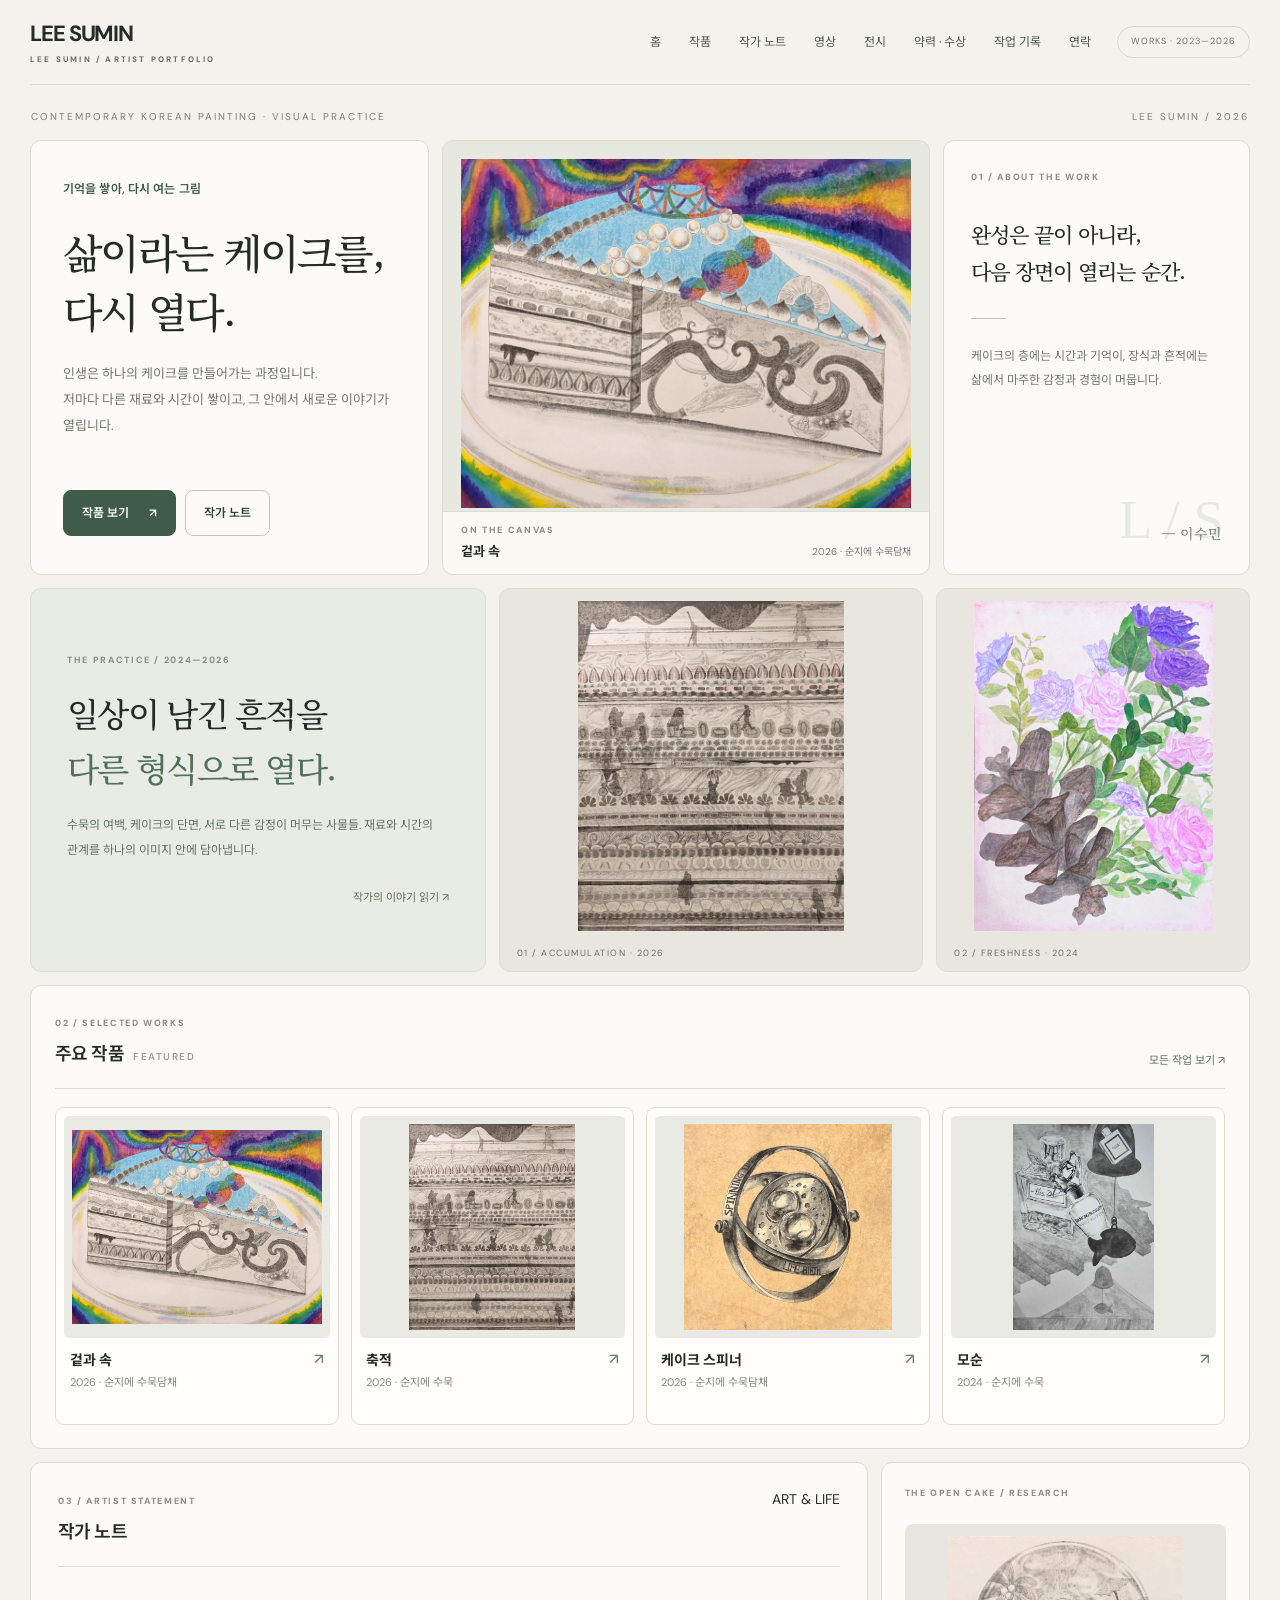
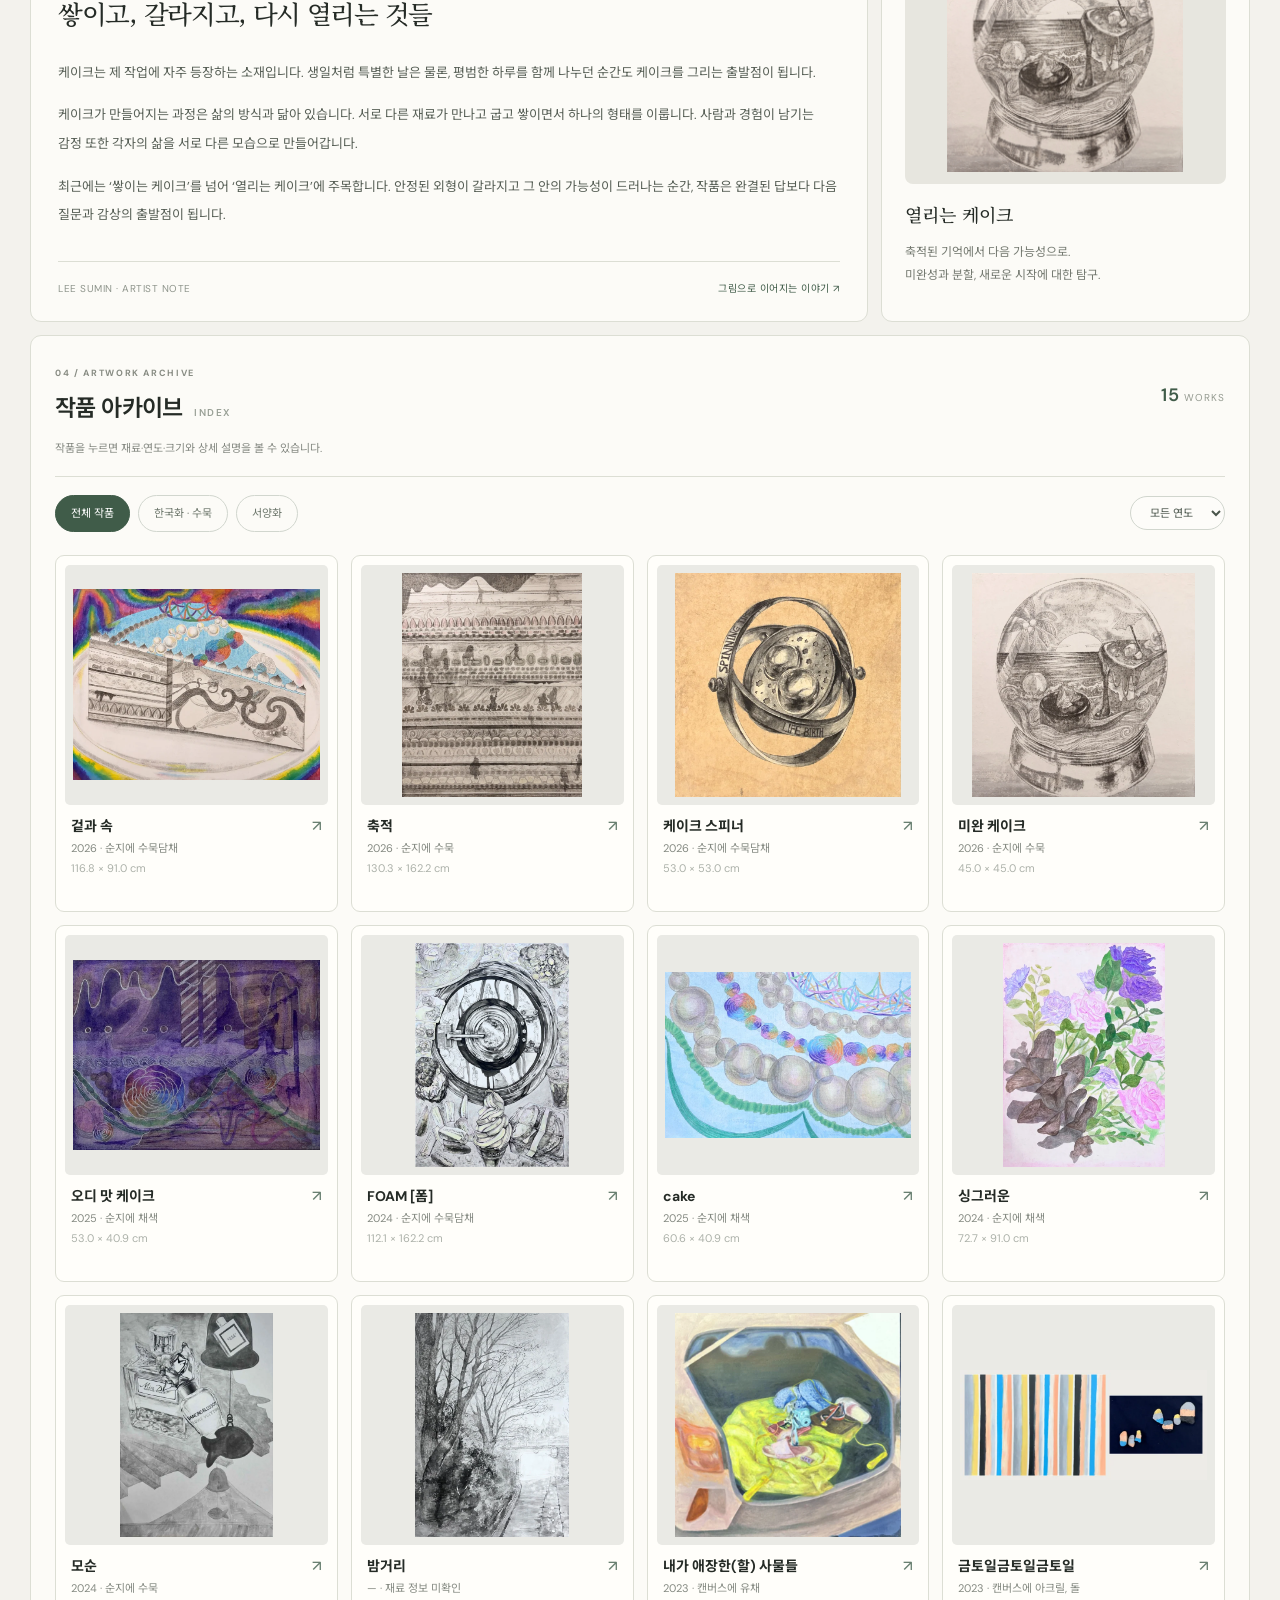
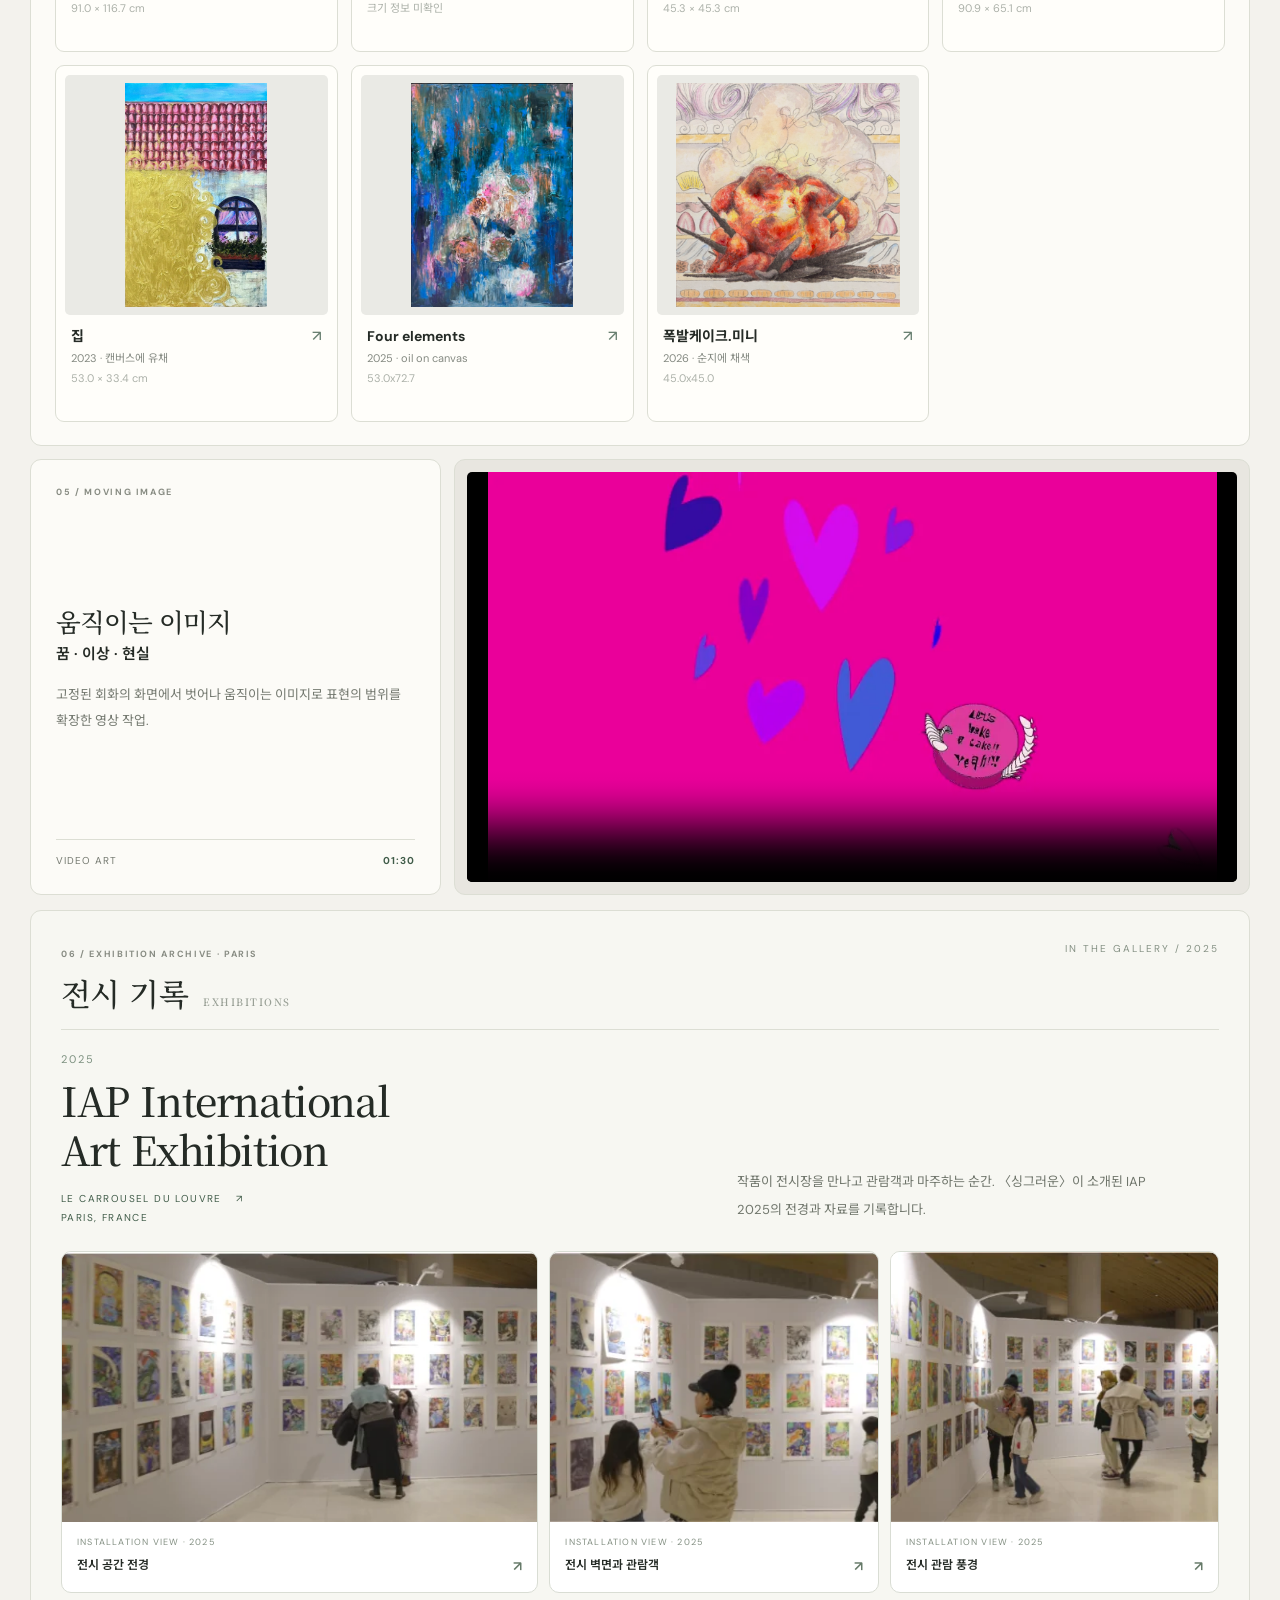
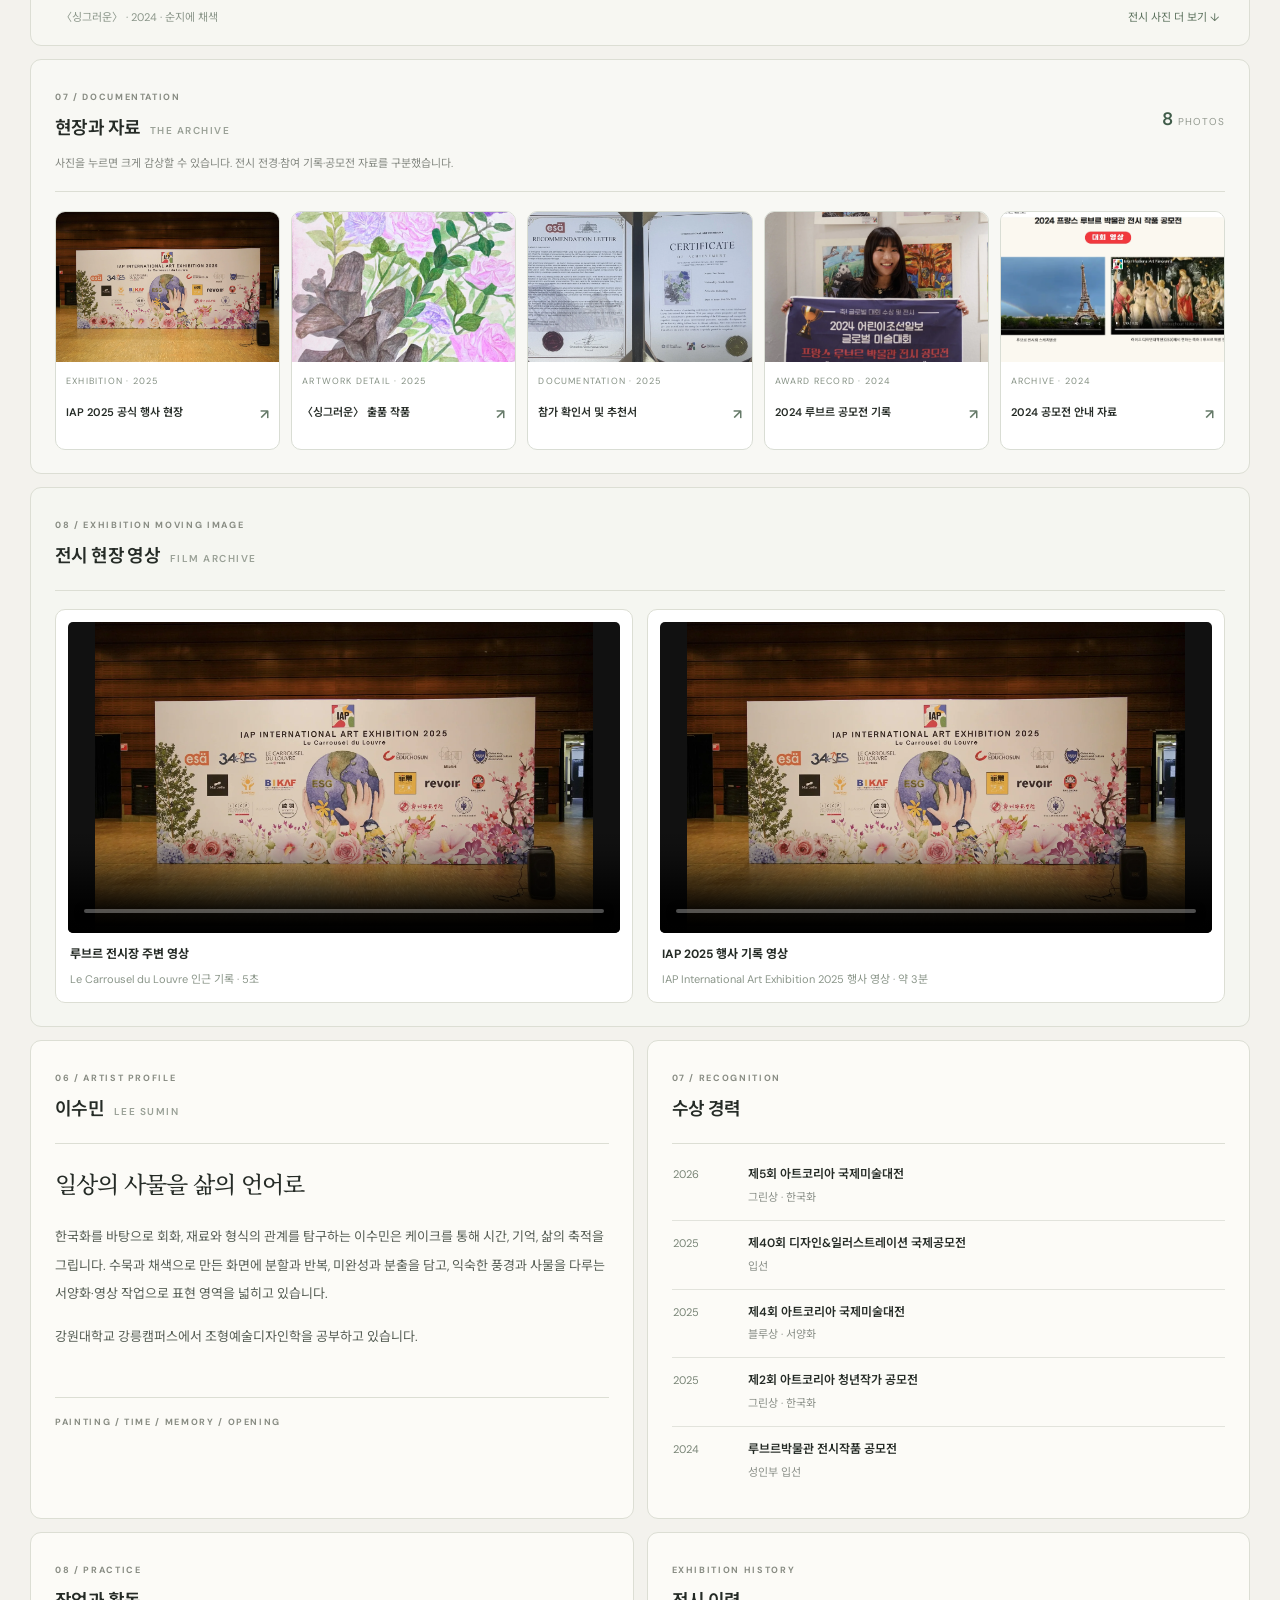
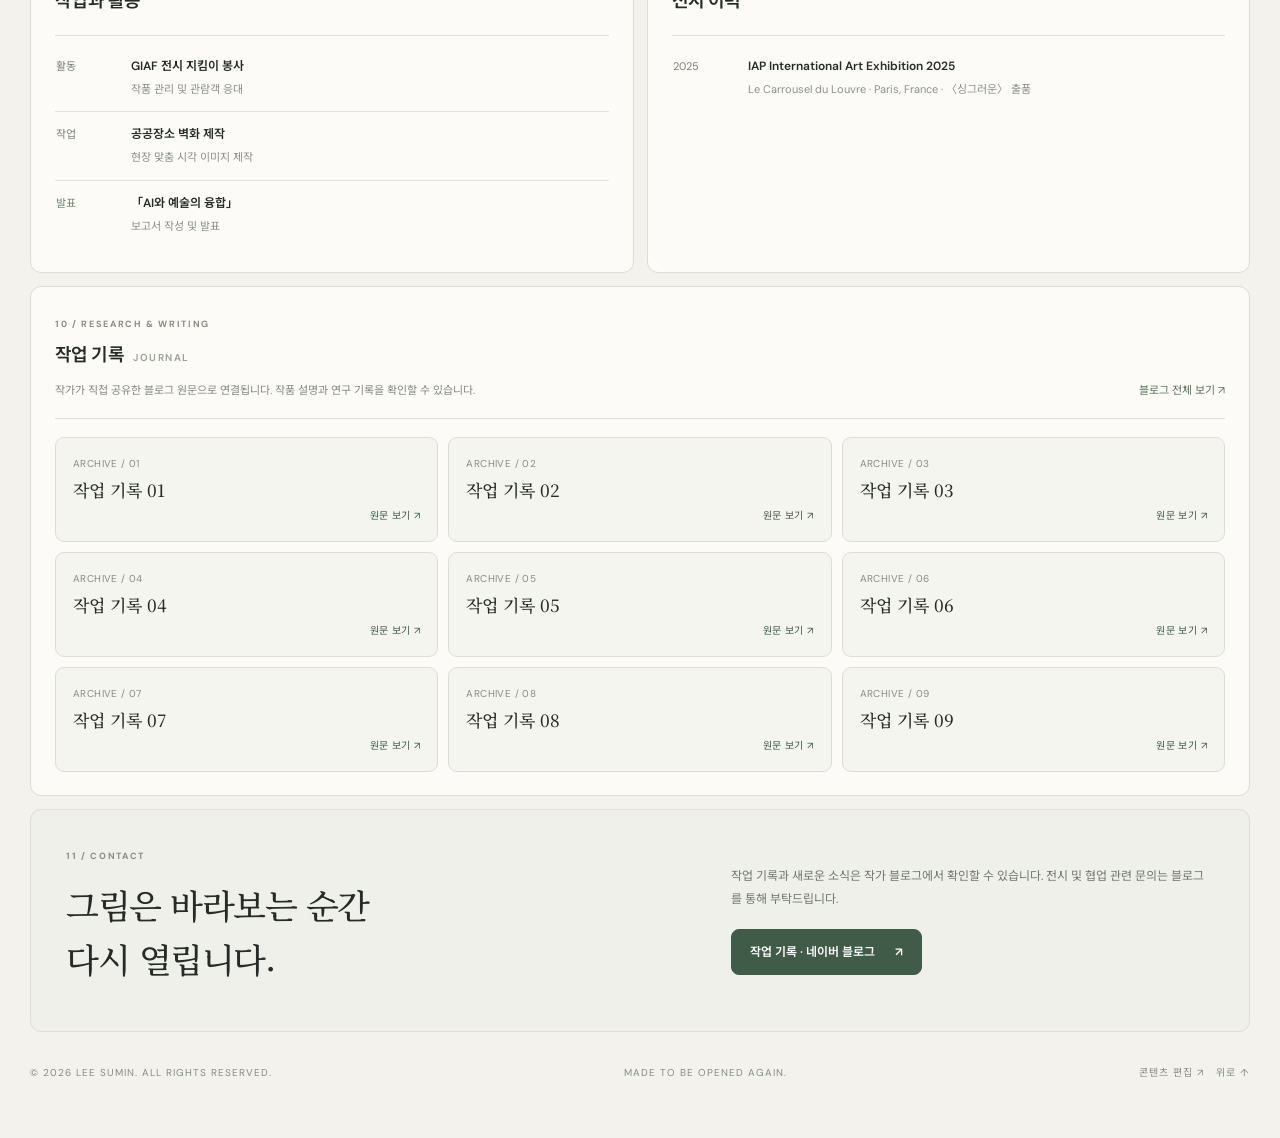
<file: index.html>
<!doctype html>
<html lang="ko"><head>
<meta charset="utf-8"><meta name="viewport" content="width=device-width,initial-scale=1"><meta name="theme-color" content="#f3f2ed">
<meta name="description" content="LEE SUMIN 이수민 | 한국화·서양화·영상. 케이크와 일상의 사물로 기억, 시간, 삶의 축적과 새롭게 열리는 가능성을 그리는 작가 포트폴리오.">
<meta property="og:type" content="website"><meta property="og:image" content="assets/inside-out.webp"><meta property="og:title" content="LEE SUMIN — Artist Portfolio"><meta property="og:description" content="삶이라는 케이크를, 다시 열다. 한국화 작가 이수민의 작업 아카이브.">
<title>LEE SUMIN — Artist Portfolio</title>
<link rel="icon" href="assets/favicon.svg" type="image/svg+xml">
<link rel="preconnect" href="https://fonts.googleapis.com"><link rel="preconnect" href="https://fonts.gstatic.com" crossorigin>
<link href="https://fonts.googleapis.com/css2?family=DM+Sans:wght@400;500;600;700&family=Noto+Sans+KR:wght@400;500;600;700&family=Noto+Serif+KR:wght@400;500;600&display=swap" rel="stylesheet">
<link rel="stylesheet" href="style.css"><script src="content.js"></script><script defer src="app.js"></script>
</head><body>
<a class="skip" href="#main">본문 바로가기</a>
<div class="wrapper" id="top">
<header class="header"><a class="brand" href="#top"><strong id="brand-name">LEE SUMIN</strong><span>LEE SUMIN / ARTIST PORTFOLIO</span></a><button class="mobile-menu" id="mobile-menu" aria-label="메뉴 열기" aria-expanded="false">☰</button><nav id="nav"><a href="#top">홈</a><a href="#works">작품</a><a href="#story">작가 노트</a><a href="#film">영상</a><a href="#exhibitions">전시</a><a href="#profile">약력 · 수상</a><a href="#journal">작업 기록</a><a href="#contact">연락</a></nav><span class="meta-pill">WORKS · 2023—2026</span></header>
<main id="main">
<div class="section-cap"><span>CONTEMPORARY KOREAN PAINTING · VISUAL PRACTICE</span><span>LEE SUMIN / 2026</span></div>
<section class="hero" aria-labelledby="hero-title">
<div class="panel hero-writing"><div><p class="kicker" id="hero-kicker"></p><h1 id="hero-title"></h1><p class="hero-text" id="hero-text"></p></div><div class="hero-buttons"><a href="#works" class="button button-primary">작품 보기 <span>↗</span></a><a href="#story" class="button button-ghost">작가 노트</a></div></div>
<div class="panel hero-gallery"><img id="hero-img" alt="대표 작품" fetchpriority="high"><div class="hero-art-label"><span class="smallcaps">ON THE CANVAS</span><strong id="hero-art-title"></strong><span id="hero-art-subtitle"></span></div></div>
<aside class="panel hero-side"><div class="smallcaps">01 / ABOUT THE WORK</div><blockquote id="hero-quote"></blockquote><div class="rule"></div><p id="hero-aside"></p><span class="signature">— 이수민</span><div class="side-number">L / S</div></aside>
</section>
<section class="editorial-intro" aria-label="작업 세계 소개">
 <div class="editorial-title"><span class="smallcaps">THE PRACTICE / 2024—2026</span><h2>일상이 남긴 흔적을<br><em>다른 형식으로 열다.</em></h2><p>수묵의 여백, 케이크의 단면, 서로 다른 감정이 머무는 사물들. 재료와 시간의 관계를 하나의 이미지 안에 담아냅니다.</p><a href="#story" class="text-link">작가의 이야기 읽기 ↗</a></div>
 <div class="editorial-images"><figure class="editorial-tall"><img src="assets/accumulation.webp" alt="축적, 2026, 수묵 케이크 단면" loading="lazy"><figcaption>01 / ACCUMULATION · 2026</figcaption></figure><figure class="editorial-small"><img src="assets/freshness.webp" alt="싱그러운, 2024, 꽃과 자연의 채색" loading="lazy"><figcaption>02 / FRESHNESS · 2024</figcaption></figure></div>
 </section>
<section class="panel section featured-section" aria-labelledby="featured-title"><div class="section-heading"><div><span class="smallcaps">02 / SELECTED WORKS</span><h2 id="featured-title">주요 작품 <span class="h-en">FEATURED</span></h2></div><a href="#works" class="text-link">모든 작업 보기 <span>↗</span></a></div><div class="featured-grid" id="featured-grid"></div></section>
<div class="story-layout" id="story"><section class="panel section story-panel" aria-labelledby="story-title"><div class="section-heading"><div><span class="smallcaps">03 / ARTIST STATEMENT</span><h2>작가 노트</h2></div><span class="tiny-serial">ART & LIFE</span></div><h3 id="story-title"></h3><div class="prose" id="statement"></div><div class="statement-bottom"><span>LEE SUMIN · ARTIST NOTE</span><a href="#works">그림으로 이어지는 이야기 ↗</a></div></section>
<aside class="panel section idea-panel"><div class="smallcaps">THE OPEN CAKE / RESEARCH</div><div class="idea-art"><img src="assets/unfinished.webp" alt="미완 케이크 작품 이미지"></div><div class="idea-copy"><strong>열리는 케이크</strong><p>축적된 기억에서 다음 가능성으로.<br>미완성과 분할, 새로운 시작에 대한 탐구.</p></div></aside></div>
<section class="panel section archive" id="works" aria-labelledby="works-title"><div class="section-heading"><div><span class="smallcaps">04 / ARTWORK ARCHIVE</span><h2 id="works-title">작품 아카이브 <span class="h-en">INDEX</span></h2><p class="hint">작품을 누르면 재료·연도·크기와 상세 설명을 볼 수 있습니다.</p></div><span class="count"><strong id="work-count">13</strong> WORKS</span></div><div class="filter-row" role="group" aria-label="작품 분류"><button type="button" class="filter selected" data-category="all" aria-pressed="true">전체 작품</button><button type="button" class="filter" data-category="korean" aria-pressed="false">한국화 · 수묵</button><button type="button" class="filter" data-category="western" aria-pressed="false">서양화</button><span class="filter-spacer"></span><select id="year-filter" aria-label="연도 선택"><option value="all">모든 연도</option></select></div><div class="archive-grid" id="archive-grid"></div></section>
<section class="film-layout" id="film"><div class="panel film-copy"><div class="smallcaps">05 / MOVING IMAGE</div><div><h2>움직이는 이미지</h2><h3 id="film-title"></h3><p id="film-description"></p></div><div class="film-line"><span>VIDEO ART</span><strong id="film-duration">01:30</strong></div></div><div class="panel film-screen"><video controls preload="metadata" playsinline poster="assets/moving-image-poster.webp" aria-label="영상 작품 꿈 이상 현실"><source src="assets/dream-ideal-reality.mp4" type="video/mp4">브라우저가 영상 재생을 지원하지 않습니다.</video></div></section>

<section class="exhibit-section" id="exhibitions" aria-labelledby="exhibit-title">
  <div class="panel exhibit-main">
    <div class="section-heading exhibit-heading"><div><span class="smallcaps">06 / EXHIBITION ARCHIVE · PARIS</span><h2 id="exhibit-title">전시 기록 <span class="h-en">EXHIBITIONS</span></h2></div><span class="exhibit-stamp">IN THE GALLERY / 2025</span></div>
    <div class="exhibit-intro"><div><span class="exhibit-year">2025</span><h3>IAP International<br>Art Exhibition</h3><div class="exhibit-venue">LE CARROUSEL DU LOUVRE <span>↗</span><br>PARIS, FRANCE</div></div><p id="exhibit-intro-text"></p></div>
    <div class="exhibit-mosaic" id="exhibit-feature-grid" aria-label="전시 주요 사진"></div>
    <div class="exhibit-footer"><span>〈싱그러운〉 · 2024 · 순지에 채색</span><a href="#exhibit-gallery" class="text-link">전시 사진 더 보기 ↓</a></div>
  </div>
  <div class="panel exhibit-archive section" id="exhibit-gallery"><div class="section-heading"><div><span class="smallcaps">07 / DOCUMENTATION</span><h2>현장과 자료 <span class="h-en">THE ARCHIVE</span></h2><p class="hint">사진을 누르면 크게 감상할 수 있습니다. 전시 전경·참여 기록·공모전 자료를 구분했습니다.</p></div><span class="count"><strong id="exhibit-count"></strong> PHOTOS</span></div><div class="exhibit-gallery-grid" id="exhibit-gallery-grid"></div></div>
  <div class="exhibit-video-section panel section" id="exhibit-video-wrap"><div class="section-heading"><div><span class="smallcaps">08 / EXHIBITION MOVING IMAGE</span><h2>전시 현장 영상 <span class="h-en">FILM ARCHIVE</span></h2></div></div><div class="exhibit-videos" id="exhibit-videos"></div></div>
</section>
<section class="credentials" id="profile"><div class="panel section about"><div class="section-heading"><div><span class="smallcaps">06 / ARTIST PROFILE</span><h2>이수민 <span class="h-en">LEE SUMIN</span></h2></div></div><h3 id="about-title"></h3><div class="prose" id="about-text"></div><div class="smallcaps about-sign">PAINTING / TIME / MEMORY / OPENING</div></div><div class="panel section award" id="awards"><div class="section-heading"><div><span class="smallcaps">07 / RECOGNITION</span><h2>수상 경력</h2></div></div><div id="award-list" class="list-rows"></div></div></section>
<section class="lower-layout"><div class="panel section activity"><div class="section-heading"><div><span class="smallcaps">08 / PRACTICE</span><h2>작업과 활동</h2></div></div><div id="activity-list" class="list-rows"></div></div><div class="panel section exhibitions"><div class="section-heading"><div><span class="smallcaps">EXHIBITION HISTORY</span><h2>전시 이력</h2></div></div><div id="exhibition-list" class="list-rows"></div></div></section>
<section class="panel section journal" id="journal" aria-labelledby="journal-title"><div class="section-heading"><div><span class="smallcaps">10 / RESEARCH & WRITING</span><h2 id="journal-title">작업 기록 <span class="h-en">JOURNAL</span></h2><p class="hint">작가가 직접 공유한 블로그 원문으로 연결됩니다. 작품 설명과 연구 기록을 확인할 수 있습니다.</p></div><a href="https://blog.naver.com/lindoartgallery" target="_blank" rel="noopener noreferrer" class="text-link">블로그 전체 보기 ↗</a></div><div class="journal-grid"><a class="journal-entry" href="https://blog.naver.com/lindoartgallery/224294142560" target="_blank" rel="noopener noreferrer"><span>ARCHIVE / 01</span><strong>작업 기록 01</strong><span>원문 보기 ↗</span></a>
<a class="journal-entry" href="https://blog.naver.com/lindoartgallery/224287303380" target="_blank" rel="noopener noreferrer"><span>ARCHIVE / 02</span><strong>작업 기록 02</strong><span>원문 보기 ↗</span></a>
<a class="journal-entry" href="https://blog.naver.com/lindoartgallery/224126879572" target="_blank" rel="noopener noreferrer"><span>ARCHIVE / 03</span><strong>작업 기록 03</strong><span>원문 보기 ↗</span></a>
<a class="journal-entry" href="https://blog.naver.com/lindoartgallery/224107783047" target="_blank" rel="noopener noreferrer"><span>ARCHIVE / 04</span><strong>작업 기록 04</strong><span>원문 보기 ↗</span></a>
<a class="journal-entry" href="https://blog.naver.com/lindoartgallery/223907909575" target="_blank" rel="noopener noreferrer"><span>ARCHIVE / 05</span><strong>작업 기록 05</strong><span>원문 보기 ↗</span></a>
<a class="journal-entry" href="https://blog.naver.com/lindoartgallery/223834255558" target="_blank" rel="noopener noreferrer"><span>ARCHIVE / 06</span><strong>작업 기록 06</strong><span>원문 보기 ↗</span></a>
<a class="journal-entry" href="https://blog.naver.com/lindoartgallery/223826694118" target="_blank" rel="noopener noreferrer"><span>ARCHIVE / 07</span><strong>작업 기록 07</strong><span>원문 보기 ↗</span></a>
<a class="journal-entry" href="https://blog.naver.com/lindoartgallery/224430794421" target="_blank" rel="noopener noreferrer"><span>ARCHIVE / 08</span><strong>작업 기록 08</strong><span>원문 보기 ↗</span></a>
<a class="journal-entry" href="https://blog.naver.com/lindoartgallery/223821088274" target="_blank" rel="noopener noreferrer"><span>ARCHIVE / 09</span><strong>작업 기록 09</strong><span>원문 보기 ↗</span></a></div></section>
<section class="panel contact" id="contact"><div><span class="smallcaps">11 / CONTACT</span><h2>그림은 바라보는 순간<br>다시 열립니다.</h2></div><div class="contact-action"><p id="contact-text"></p><a class="button button-primary" id="blog-link" href="https://m.blog.naver.com/lindoartgallery/223907941922" target="_blank" rel="noopener noreferrer">작업 기록 · 네이버 블로그 <span>↗</span></a></div></section>
</main><footer class="footer"><span>© <span id="now-year">2026</span> LEE SUMIN. ALL RIGHTS RESERVED.</span><span>MADE TO BE OPENED AGAIN.</span><span><a href="studio.html" title="콘텐츠 편집 도구">콘텐츠 편집 ↗</a> &nbsp; <a href="#top">위로 ↑</a></span></footer>
</div>
<dialog id="art-modal" class="art-modal" aria-label="작품 상세 정보"><div class="modal-layout"><div class="modal-media"><img id="modal-image" alt=""><small>© LEE SUMIN · ALL RIGHTS RESERVED</small></div><div class="modal-data"><div class="modal-top"><span class="smallcaps">WORK / <span id="modal-index"></span></span><button type="button" id="modal-close" aria-label="닫기">✕</button></div><span class="kicker" id="modal-series"></span><h2 id="modal-title"></h2><p class="modal-english" id="modal-english"></p><dl><div><dt>YEAR</dt><dd id="modal-year"></dd></div><div><dt>MEDIUM</dt><dd id="modal-medium"></dd></div><div><dt>SIZE</dt><dd id="modal-size"></dd></div></dl><p class="modal-description" id="modal-description"></p><div class="modal-nav"><button type="button" id="modal-prev">← 이전 작품</button><button type="button" id="modal-next">다음 작품 →</button></div></div></div></dialog>

<dialog id="exhibit-modal" class="exhibit-modal" aria-label="전시 사진 크게 보기"><div class="exhibit-lightbox"><div class="exhibit-lightbox-head"><div><span class="smallcaps" id="exhibit-modal-label">EXHIBITION ARCHIVE</span><strong id="exhibit-modal-title"></strong></div><button type="button" id="exhibit-modal-close" aria-label="전시 사진 닫기">✕</button></div><div class="exhibit-lightbox-photo"><img id="exhibit-modal-image" alt=""></div><div class="exhibit-lightbox-foot"><p id="exhibit-modal-caption"></p><div><button id="exhibit-modal-prev" type="button" aria-label="이전 사진">←</button><span id="exhibit-modal-position"></span><button id="exhibit-modal-next" type="button" aria-label="다음 사진">→</button></div></div></div></dialog>
</body></html>
</file>
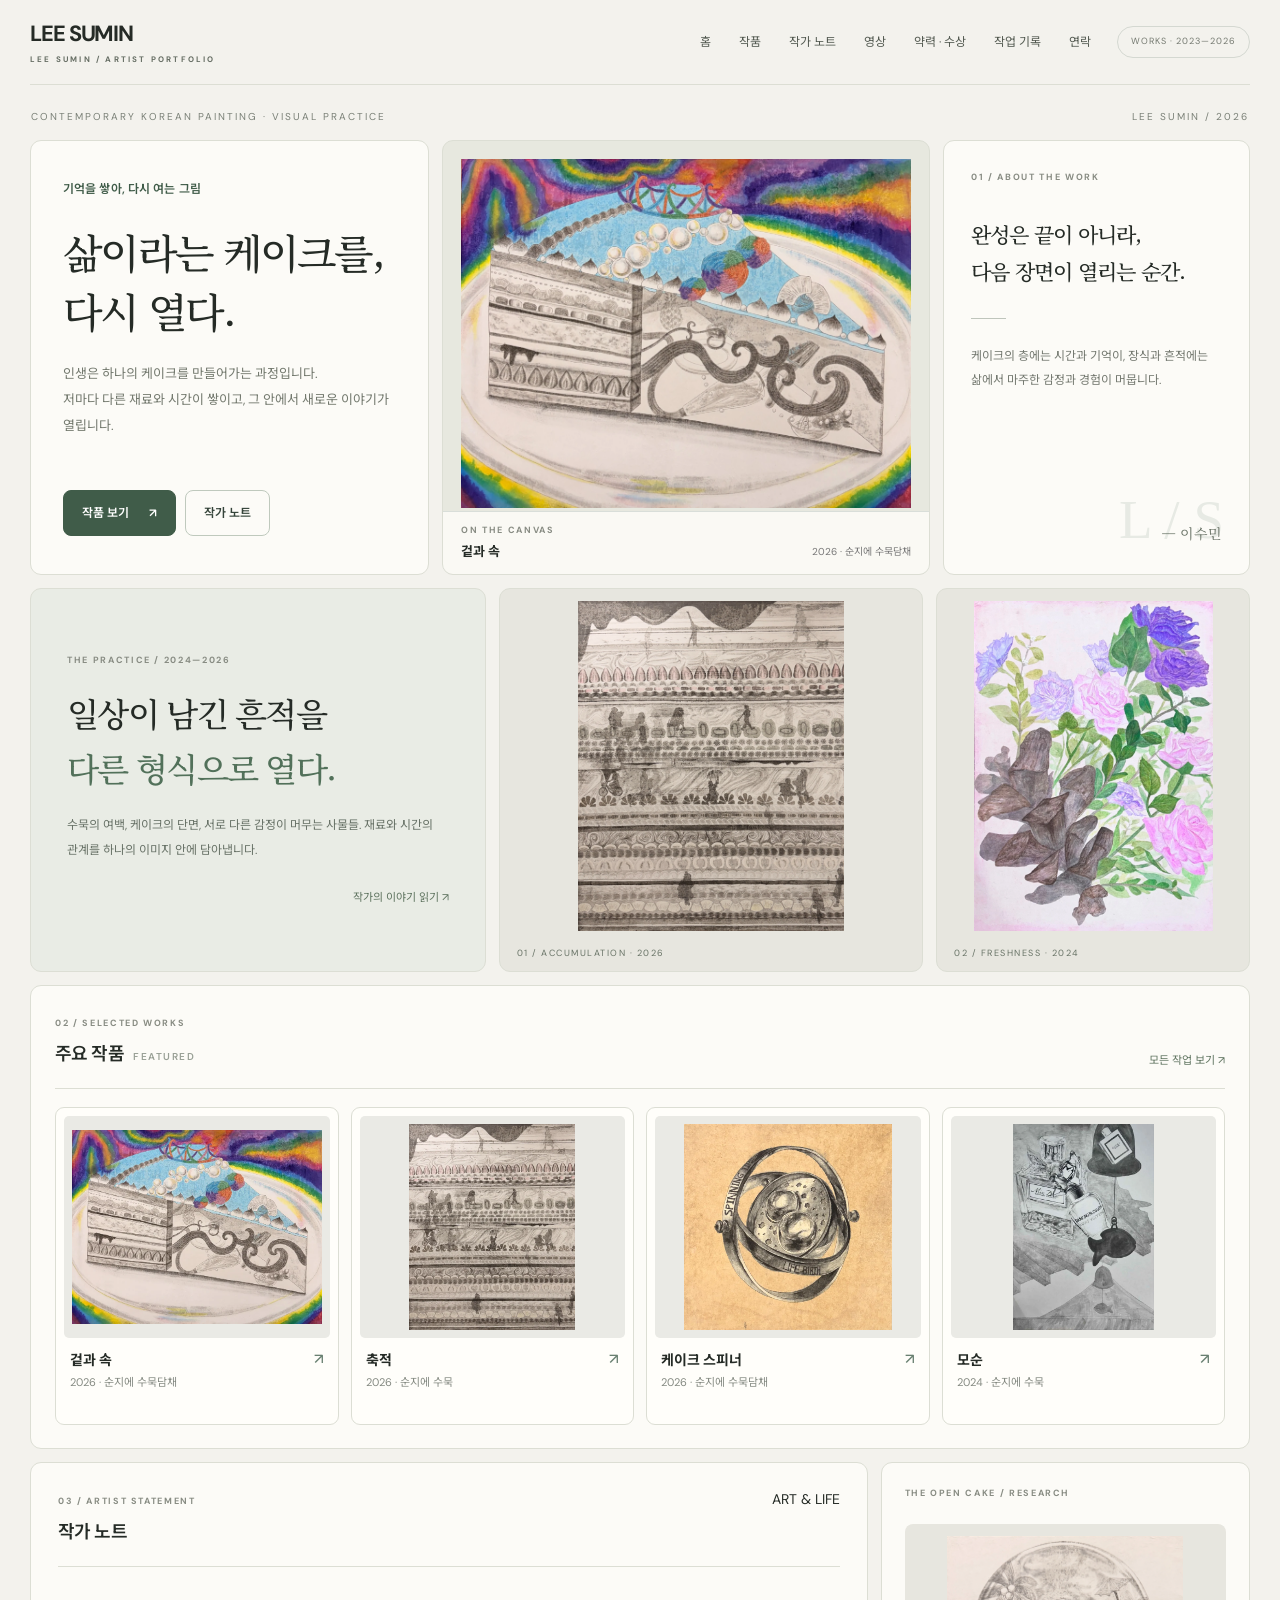
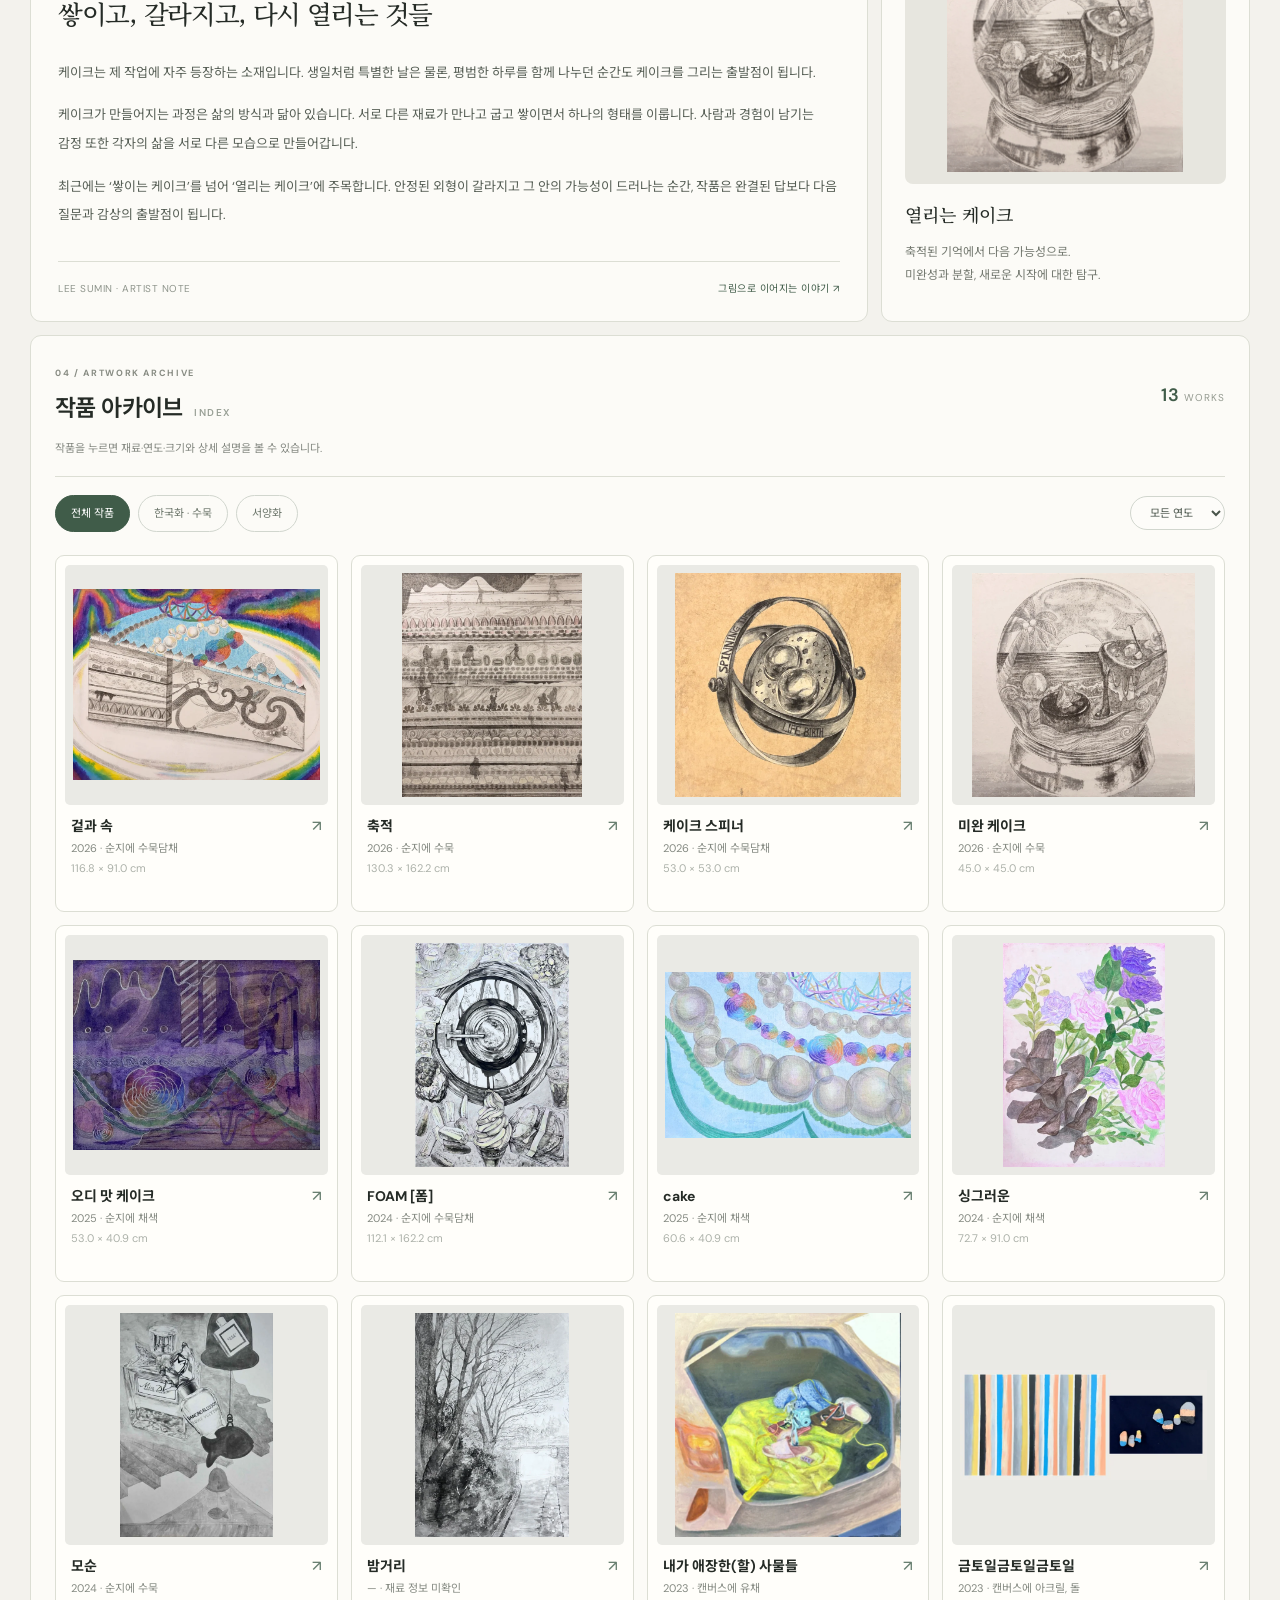
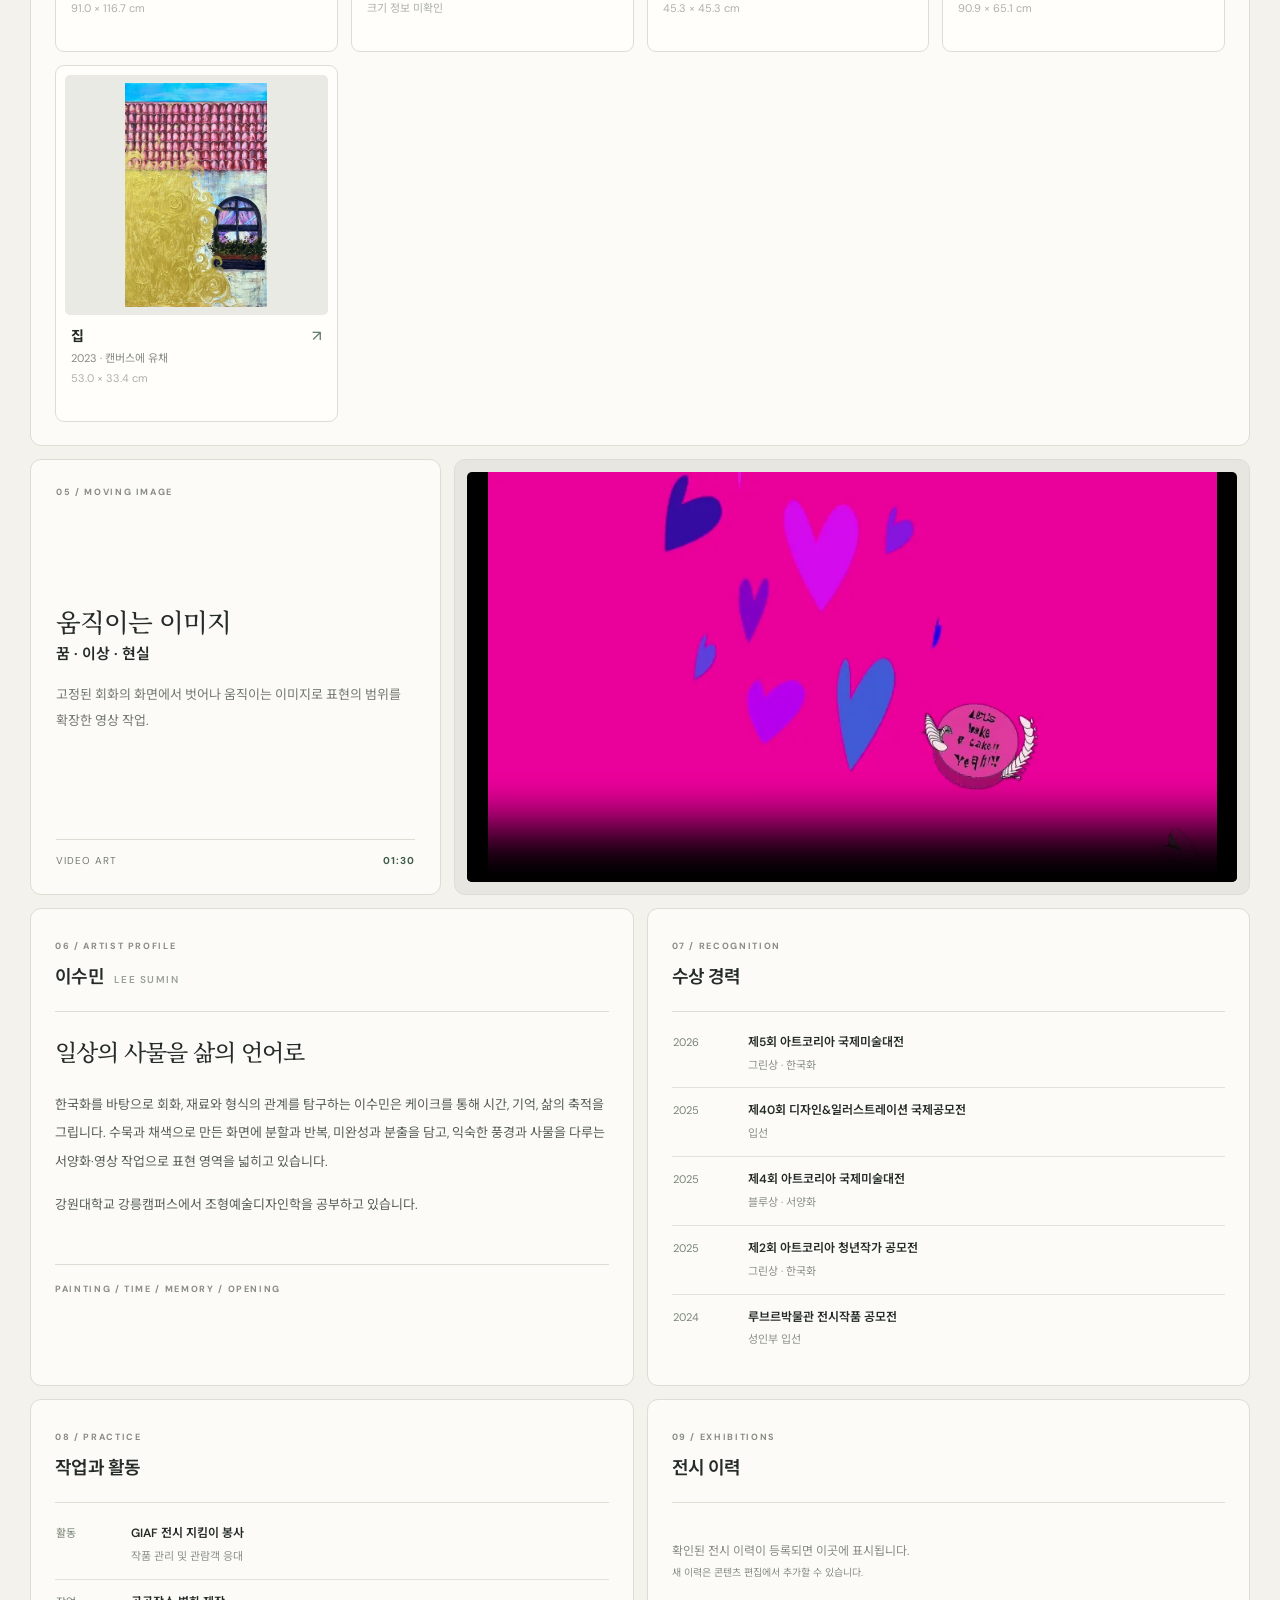
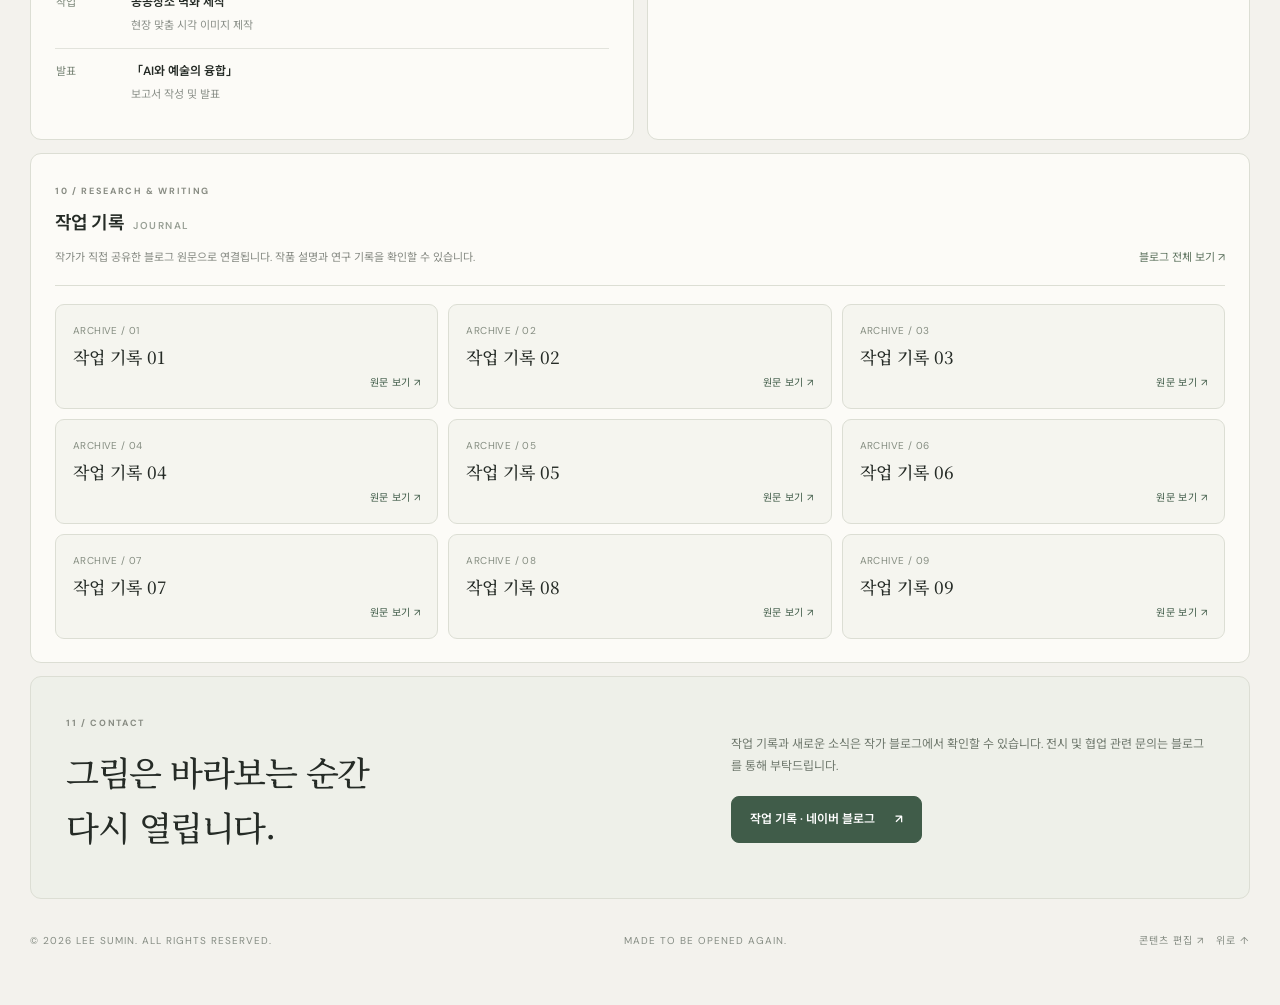
<file: LEE_SUMIN_Portfolio_With_Journal/index.html>
<!doctype html>
<html lang="ko"><head>
<meta charset="utf-8"><meta name="viewport" content="width=device-width,initial-scale=1"><meta name="theme-color" content="#f3f2ed">
<meta name="description" content="LEE SUMIN 이수민 | 한국화·서양화·영상. 케이크와 일상의 사물로 기억, 시간, 삶의 축적과 새롭게 열리는 가능성을 그리는 작가 포트폴리오.">
<meta property="og:type" content="website"><meta property="og:image" content="assets/inside-out.webp"><meta property="og:title" content="LEE SUMIN — Artist Portfolio"><meta property="og:description" content="삶이라는 케이크를, 다시 열다. 한국화 작가 이수민의 작업 아카이브.">
<title>LEE SUMIN — Artist Portfolio</title>
<link rel="icon" href="assets/favicon.svg" type="image/svg+xml">
<link rel="preconnect" href="https://fonts.googleapis.com"><link rel="preconnect" href="https://fonts.gstatic.com" crossorigin>
<link href="https://fonts.googleapis.com/css2?family=DM+Sans:wght@400;500;600;700&family=Noto+Sans+KR:wght@400;500;600;700&family=Noto+Serif+KR:wght@400;500;600&display=swap" rel="stylesheet">
<link rel="stylesheet" href="style.css"><script src="content.js"></script><script defer src="app.js"></script>
</head><body>
<a class="skip" href="#main">본문 바로가기</a>
<div class="wrapper" id="top">
<header class="header"><a class="brand" href="#top"><strong id="brand-name">LEE SUMIN</strong><span>LEE SUMIN / ARTIST PORTFOLIO</span></a><button class="mobile-menu" id="mobile-menu" aria-label="메뉴 열기" aria-expanded="false">☰</button><nav id="nav"><a href="#top">홈</a><a href="#works">작품</a><a href="#story">작가 노트</a><a href="#film">영상</a><a href="#profile">약력 · 수상</a><a href="#journal">작업 기록</a><a href="#contact">연락</a></nav><span class="meta-pill">WORKS · 2023—2026</span></header>
<main id="main">
<div class="section-cap"><span>CONTEMPORARY KOREAN PAINTING · VISUAL PRACTICE</span><span>LEE SUMIN / 2026</span></div>
<section class="hero" aria-labelledby="hero-title">
<div class="panel hero-writing"><div><p class="kicker" id="hero-kicker"></p><h1 id="hero-title"></h1><p class="hero-text" id="hero-text"></p></div><div class="hero-buttons"><a href="#works" class="button button-primary">작품 보기 <span>↗</span></a><a href="#story" class="button button-ghost">작가 노트</a></div></div>
<div class="panel hero-gallery"><img id="hero-img" alt="대표 작품" fetchpriority="high"><div class="hero-art-label"><span class="smallcaps">ON THE CANVAS</span><strong id="hero-art-title"></strong><span id="hero-art-subtitle"></span></div></div>
<aside class="panel hero-side"><div class="smallcaps">01 / ABOUT THE WORK</div><blockquote id="hero-quote"></blockquote><div class="rule"></div><p id="hero-aside"></p><span class="signature">— 이수민</span><div class="side-number">L / S</div></aside>
</section>
<section class="editorial-intro" aria-label="작업 세계 소개">
 <div class="editorial-title"><span class="smallcaps">THE PRACTICE / 2024—2026</span><h2>일상이 남긴 흔적을<br><em>다른 형식으로 열다.</em></h2><p>수묵의 여백, 케이크의 단면, 서로 다른 감정이 머무는 사물들. 재료와 시간의 관계를 하나의 이미지 안에 담아냅니다.</p><a href="#story" class="text-link">작가의 이야기 읽기 ↗</a></div>
 <div class="editorial-images"><figure class="editorial-tall"><img src="assets/accumulation.webp" alt="축적, 2026, 수묵 케이크 단면" loading="lazy"><figcaption>01 / ACCUMULATION · 2026</figcaption></figure><figure class="editorial-small"><img src="assets/freshness.webp" alt="싱그러운, 2024, 꽃과 자연의 채색" loading="lazy"><figcaption>02 / FRESHNESS · 2024</figcaption></figure></div>
 </section>
<section class="panel section featured-section" aria-labelledby="featured-title"><div class="section-heading"><div><span class="smallcaps">02 / SELECTED WORKS</span><h2 id="featured-title">주요 작품 <span class="h-en">FEATURED</span></h2></div><a href="#works" class="text-link">모든 작업 보기 <span>↗</span></a></div><div class="featured-grid" id="featured-grid"></div></section>
<div class="story-layout" id="story"><section class="panel section story-panel" aria-labelledby="story-title"><div class="section-heading"><div><span class="smallcaps">03 / ARTIST STATEMENT</span><h2>작가 노트</h2></div><span class="tiny-serial">ART & LIFE</span></div><h3 id="story-title"></h3><div class="prose" id="statement"></div><div class="statement-bottom"><span>LEE SUMIN · ARTIST NOTE</span><a href="#works">그림으로 이어지는 이야기 ↗</a></div></section>
<aside class="panel section idea-panel"><div class="smallcaps">THE OPEN CAKE / RESEARCH</div><div class="idea-art"><img src="assets/unfinished.webp" alt="미완 케이크 작품 이미지"></div><div class="idea-copy"><strong>열리는 케이크</strong><p>축적된 기억에서 다음 가능성으로.<br>미완성과 분할, 새로운 시작에 대한 탐구.</p></div></aside></div>
<section class="panel section archive" id="works" aria-labelledby="works-title"><div class="section-heading"><div><span class="smallcaps">04 / ARTWORK ARCHIVE</span><h2 id="works-title">작품 아카이브 <span class="h-en">INDEX</span></h2><p class="hint">작품을 누르면 재료·연도·크기와 상세 설명을 볼 수 있습니다.</p></div><span class="count"><strong id="work-count">13</strong> WORKS</span></div><div class="filter-row" role="group" aria-label="작품 분류"><button type="button" class="filter selected" data-category="all" aria-pressed="true">전체 작품</button><button type="button" class="filter" data-category="korean" aria-pressed="false">한국화 · 수묵</button><button type="button" class="filter" data-category="western" aria-pressed="false">서양화</button><span class="filter-spacer"></span><select id="year-filter" aria-label="연도 선택"><option value="all">모든 연도</option></select></div><div class="archive-grid" id="archive-grid"></div></section>
<section class="film-layout" id="film"><div class="panel film-copy"><div class="smallcaps">05 / MOVING IMAGE</div><div><h2>움직이는 이미지</h2><h3 id="film-title"></h3><p id="film-description"></p></div><div class="film-line"><span>VIDEO ART</span><strong id="film-duration">01:30</strong></div></div><div class="panel film-screen"><video controls preload="metadata" playsinline poster="assets/moving-image-poster.webp" aria-label="영상 작품 꿈 이상 현실"><source src="assets/dream-ideal-reality.mp4" type="video/mp4">브라우저가 영상 재생을 지원하지 않습니다.</video></div></section>
<section class="credentials" id="profile"><div class="panel section about"><div class="section-heading"><div><span class="smallcaps">06 / ARTIST PROFILE</span><h2>이수민 <span class="h-en">LEE SUMIN</span></h2></div></div><h3 id="about-title"></h3><div class="prose" id="about-text"></div><div class="smallcaps about-sign">PAINTING / TIME / MEMORY / OPENING</div></div><div class="panel section award" id="awards"><div class="section-heading"><div><span class="smallcaps">07 / RECOGNITION</span><h2>수상 경력</h2></div></div><div id="award-list" class="list-rows"></div></div></section>
<section class="lower-layout"><div class="panel section activity"><div class="section-heading"><div><span class="smallcaps">08 / PRACTICE</span><h2>작업과 활동</h2></div></div><div id="activity-list" class="list-rows"></div></div><div class="panel section exhibitions"><div class="section-heading"><div><span class="smallcaps">09 / EXHIBITIONS</span><h2>전시 이력</h2></div></div><div id="exhibition-list" class="list-rows"></div></div></section>
<section class="panel section journal" id="journal" aria-labelledby="journal-title"><div class="section-heading"><div><span class="smallcaps">10 / RESEARCH & WRITING</span><h2 id="journal-title">작업 기록 <span class="h-en">JOURNAL</span></h2><p class="hint">작가가 직접 공유한 블로그 원문으로 연결됩니다. 작품 설명과 연구 기록을 확인할 수 있습니다.</p></div><a href="https://blog.naver.com/lindoartgallery" target="_blank" rel="noopener noreferrer" class="text-link">블로그 전체 보기 ↗</a></div><div class="journal-grid"><a class="journal-entry" href="https://blog.naver.com/lindoartgallery/224294142560" target="_blank" rel="noopener noreferrer"><span>ARCHIVE / 01</span><strong>작업 기록 01</strong><span>원문 보기 ↗</span></a>
<a class="journal-entry" href="https://blog.naver.com/lindoartgallery/224287303380" target="_blank" rel="noopener noreferrer"><span>ARCHIVE / 02</span><strong>작업 기록 02</strong><span>원문 보기 ↗</span></a>
<a class="journal-entry" href="https://blog.naver.com/lindoartgallery/224126879572" target="_blank" rel="noopener noreferrer"><span>ARCHIVE / 03</span><strong>작업 기록 03</strong><span>원문 보기 ↗</span></a>
<a class="journal-entry" href="https://blog.naver.com/lindoartgallery/224107783047" target="_blank" rel="noopener noreferrer"><span>ARCHIVE / 04</span><strong>작업 기록 04</strong><span>원문 보기 ↗</span></a>
<a class="journal-entry" href="https://blog.naver.com/lindoartgallery/223907909575" target="_blank" rel="noopener noreferrer"><span>ARCHIVE / 05</span><strong>작업 기록 05</strong><span>원문 보기 ↗</span></a>
<a class="journal-entry" href="https://blog.naver.com/lindoartgallery/223834255558" target="_blank" rel="noopener noreferrer"><span>ARCHIVE / 06</span><strong>작업 기록 06</strong><span>원문 보기 ↗</span></a>
<a class="journal-entry" href="https://blog.naver.com/lindoartgallery/223826694118" target="_blank" rel="noopener noreferrer"><span>ARCHIVE / 07</span><strong>작업 기록 07</strong><span>원문 보기 ↗</span></a>
<a class="journal-entry" href="https://blog.naver.com/lindoartgallery/224430794421" target="_blank" rel="noopener noreferrer"><span>ARCHIVE / 08</span><strong>작업 기록 08</strong><span>원문 보기 ↗</span></a>
<a class="journal-entry" href="https://blog.naver.com/lindoartgallery/223821088274" target="_blank" rel="noopener noreferrer"><span>ARCHIVE / 09</span><strong>작업 기록 09</strong><span>원문 보기 ↗</span></a></div></section>
<section class="panel contact" id="contact"><div><span class="smallcaps">11 / CONTACT</span><h2>그림은 바라보는 순간<br>다시 열립니다.</h2></div><div class="contact-action"><p id="contact-text"></p><a class="button button-primary" id="blog-link" href="https://m.blog.naver.com/lindoartgallery/223907941922" target="_blank" rel="noopener noreferrer">작업 기록 · 네이버 블로그 <span>↗</span></a></div></section>
</main><footer class="footer"><span>© <span id="now-year">2026</span> LEE SUMIN. ALL RIGHTS RESERVED.</span><span>MADE TO BE OPENED AGAIN.</span><span><a href="studio.html" title="콘텐츠 편집 도구">콘텐츠 편집 ↗</a> &nbsp; <a href="#top">위로 ↑</a></span></footer>
</div>
<dialog id="art-modal" class="art-modal" aria-label="작품 상세 정보"><div class="modal-layout"><div class="modal-media"><img id="modal-image" alt=""><small>© LEE SUMIN · ALL RIGHTS RESERVED</small></div><div class="modal-data"><div class="modal-top"><span class="smallcaps">WORK / <span id="modal-index"></span></span><button type="button" id="modal-close" aria-label="닫기">✕</button></div><span class="kicker" id="modal-series"></span><h2 id="modal-title"></h2><p class="modal-english" id="modal-english"></p><dl><div><dt>YEAR</dt><dd id="modal-year"></dd></div><div><dt>MEDIUM</dt><dd id="modal-medium"></dd></div><div><dt>SIZE</dt><dd id="modal-size"></dd></div></dl><p class="modal-description" id="modal-description"></p><div class="modal-nav"><button type="button" id="modal-prev">← 이전 작품</button><button type="button" id="modal-next">다음 작품 →</button></div></div></div></dialog>
</body></html>
</file>
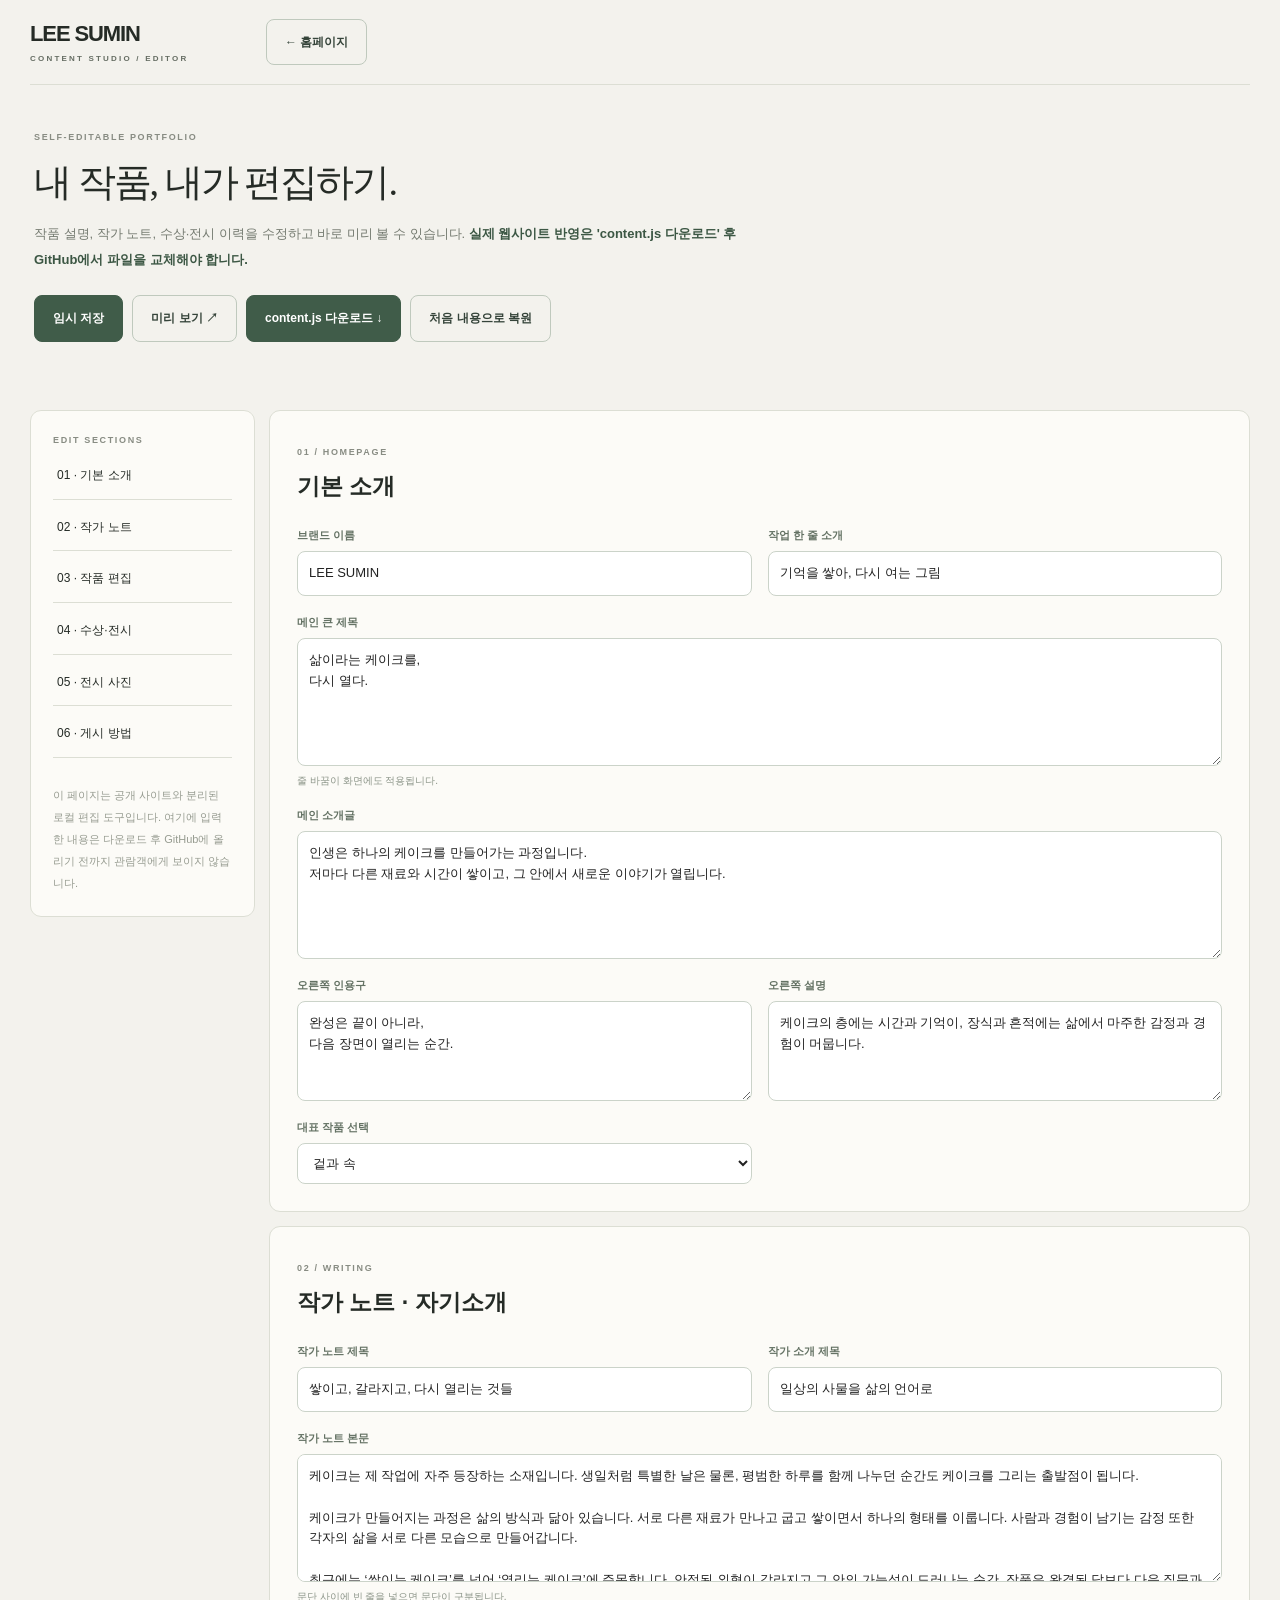
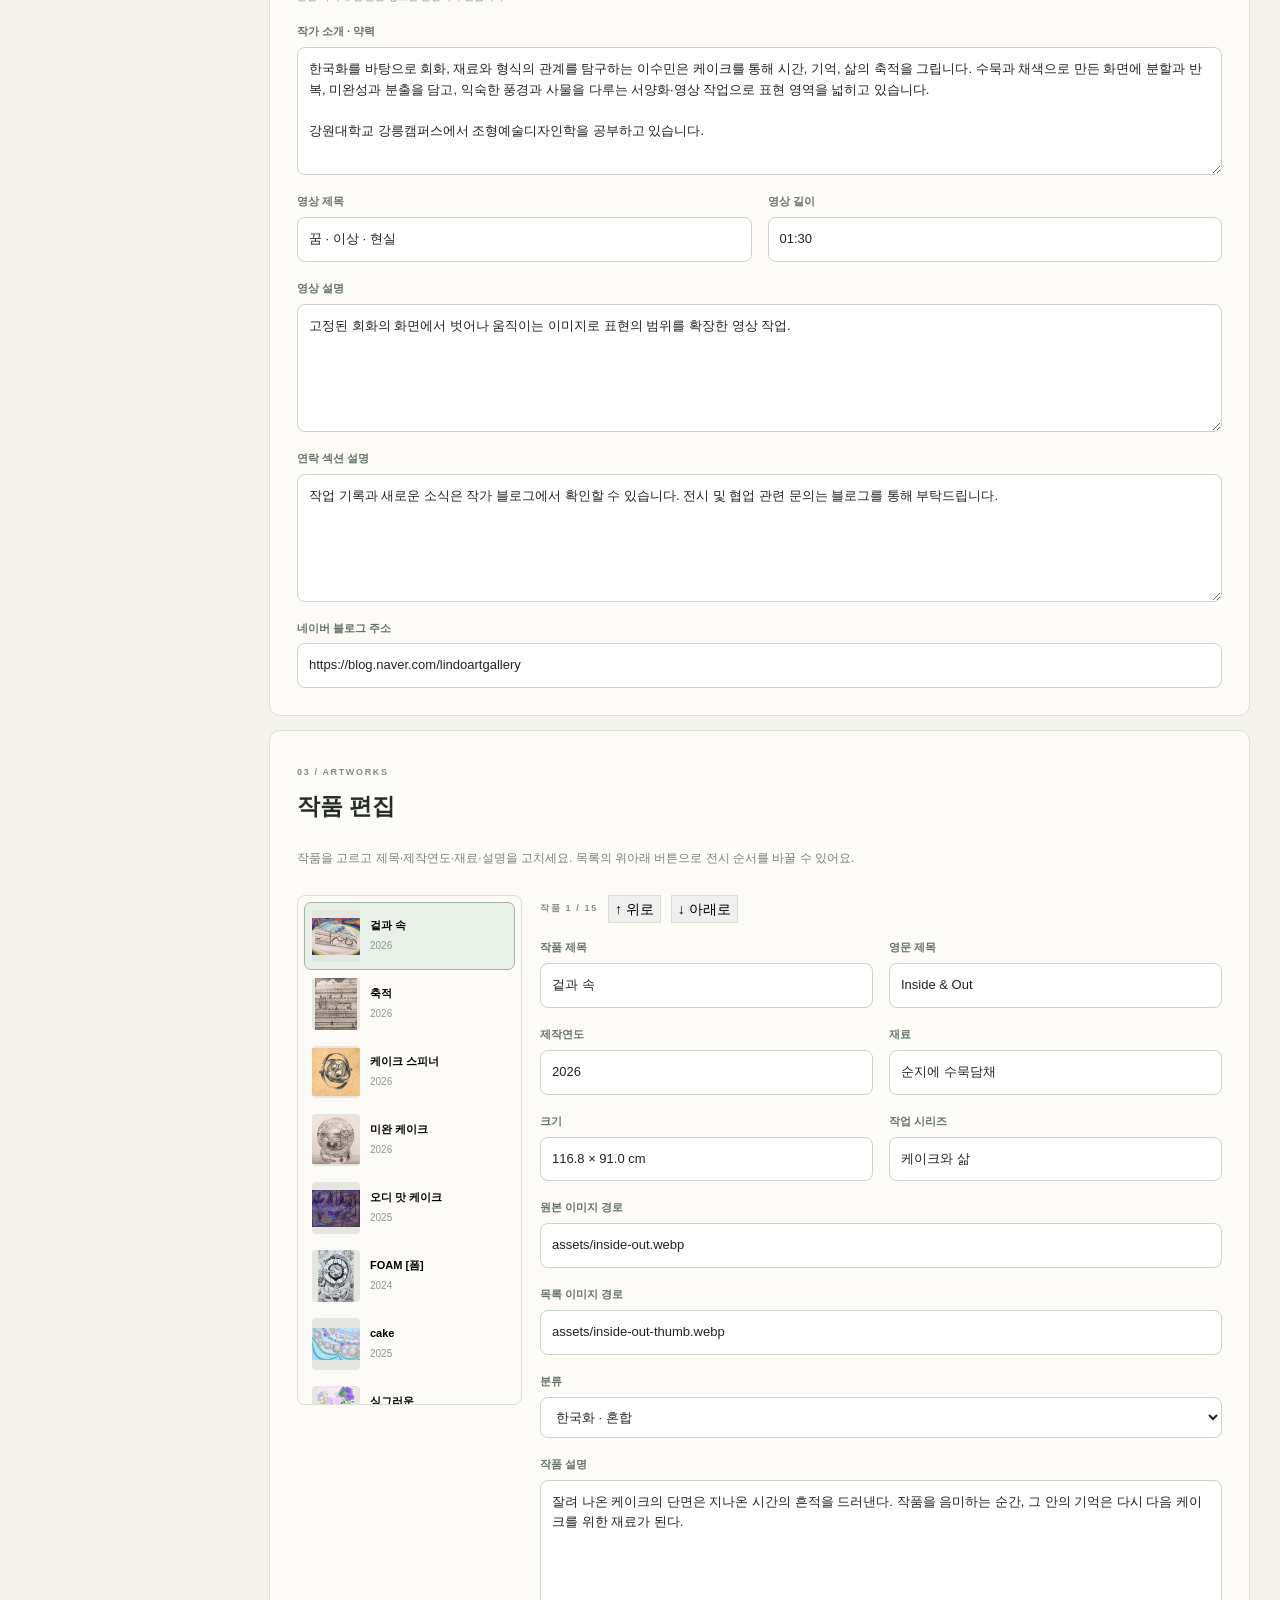
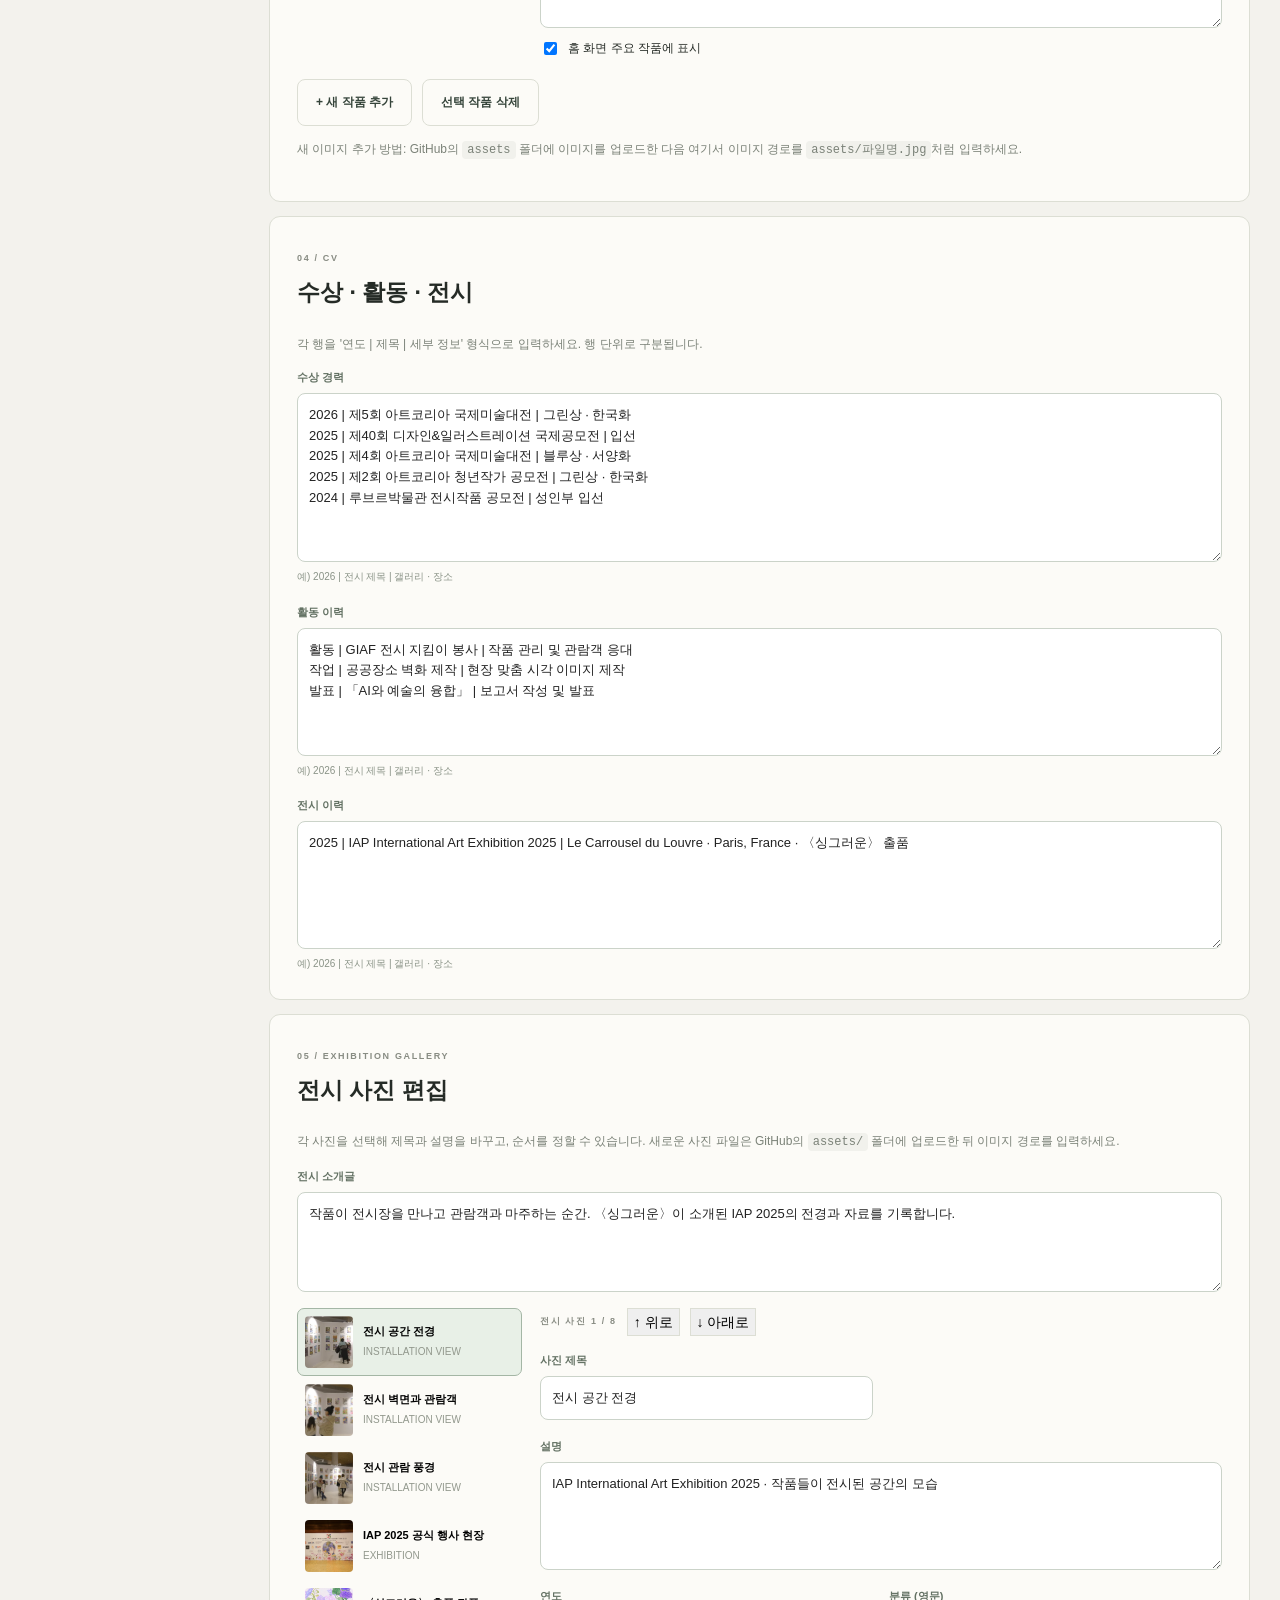
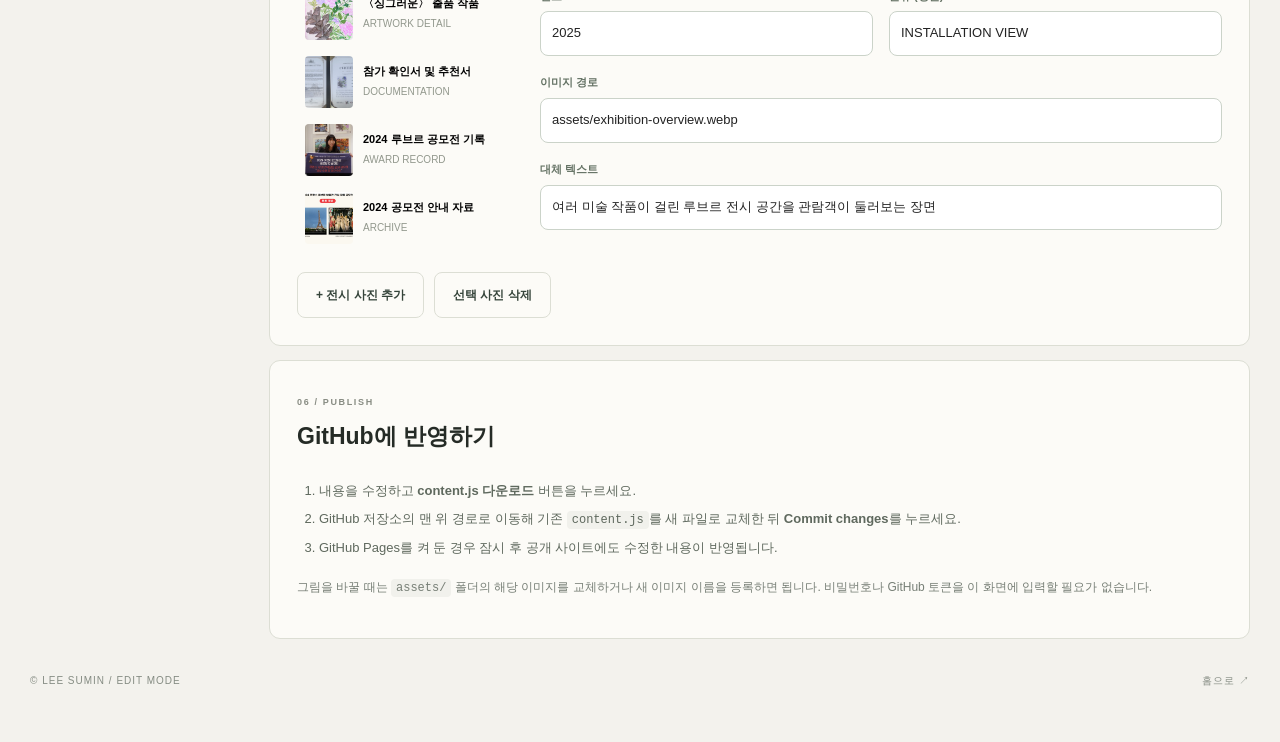
<file: studio.html>
<!doctype html><html lang="ko"><head><meta charset="utf-8"><meta name="viewport" content="width=device-width,initial-scale=1"><meta name="robots" content="noindex,nofollow"><title>콘텐츠 편집 — LEE SUMIN</title><link rel="stylesheet" href="style.css"><link rel="stylesheet" href="studio.css"><script src="content.js"></script><script defer src="studio.js"></script></head><body><div class="wrapper"><header class="header"><a class="brand" href="index.html"><strong>LEE SUMIN</strong><span>CONTENT STUDIO / EDITOR</span></a><a class="button button-ghost" href="index.html">← 홈페이지</a></header><div class="edit-header"><span class="smallcaps">SELF-EDITABLE PORTFOLIO</span><h1>내 작품, 내가 편집하기.</h1><p>작품 설명, 작가 노트, 수상·전시 이력을 수정하고 바로 미리 볼 수 있습니다. <strong>실제 웹사이트 반영은 'content.js 다운로드' 후 GitHub에서 파일을 교체해야 합니다.</strong></p><div class="studio-toolbar"><button type="button" class="button button-primary" id="save-local">임시 저장</button><button type="button" class="button button-ghost" id="preview">미리 보기 ↗</button><button type="button" class="button button-primary" id="download">content.js 다운로드 ↓</button><button type="button" class="button button-ghost" id="reset">처음 내용으로 복원</button></div><p id="status" role="status" aria-live="polite"></p></div>
<div class="edit-layout"><aside class="edit-sidebar panel"><span class="smallcaps">EDIT SECTIONS</span><a href="#text-section">01 · 기본 소개</a><a href="#notes-section">02 · 작가 노트</a><a href="#artwork-section">03 · 작품 편집</a><a href="#records-section">04 · 수상·전시</a><a href="#exhibits-section">05 · 전시 사진</a><a href="#deploy-section">06 · 게시 방법</a><div class="side-hint">이 페이지는 공개 사이트와 분리된 로컬 편집 도구입니다. 여기에 입력한 내용은 다운로드 후 GitHub에 올리기 전까지 관람객에게 보이지 않습니다.</div></aside><main class="edit-main">
<section class="panel edit-panel" id="text-section"><span class="smallcaps">01 / HOMEPAGE</span><h2>기본 소개</h2><div id="general-form" class="field-grid"></div></section>
<section class="panel edit-panel" id="notes-section"><span class="smallcaps">02 / WRITING</span><h2>작가 노트 · 자기소개</h2><div id="writing-form" class="field-grid"></div></section>
<section class="panel edit-panel" id="artwork-section"><span class="smallcaps">03 / ARTWORKS</span><h2>작품 편집</h2><p class="muted">작품을 고르고 제목·제작연도·재료·설명을 고치세요. 목록의 위아래 버튼으로 전시 순서를 바꿀 수 있어요.</p><div class="work-editor-layout"><div id="work-list"></div><div id="work-fields" class="work-fields"></div></div><div class="work-actions"><button type="button" id="add-work" class="button button-ghost">+ 새 작품 추가</button><button type="button" id="remove-work" class="button button-ghost">선택 작품 삭제</button></div><p class="muted">새 이미지 추가 방법: GitHub의 <code>assets</code> 폴더에 이미지를 업로드한 다음 여기서 이미지 경로를 <code>assets/파일명.jpg</code>처럼 입력하세요.</p></section>
<section class="panel edit-panel" id="records-section"><span class="smallcaps">04 / CV</span><h2>수상 · 활동 · 전시</h2><p class="muted">각 행을 '연도 | 제목 | 세부 정보' 형식으로 입력하세요. 행 단위로 구분됩니다.</p><div id="records-form" class="field-grid"></div></section>
<section class="panel edit-panel" id="exhibits-section"><span class="smallcaps">05 / EXHIBITION GALLERY</span><h2>전시 사진 편집</h2><p class="muted">각 사진을 선택해 제목과 설명을 바꾸고, 순서를 정할 수 있습니다. 새로운 사진 파일은 GitHub의 <code>assets/</code> 폴더에 업로드한 뒤 이미지 경로를 입력하세요.</p><div class="edit-field wide"><label for="exhibit-intro-edit">전시 소개글</label><textarea id="exhibit-intro-edit" data-exhibit-intro rows="3"></textarea></div><div class="work-editor-layout exhibit-editor-grid"><div id="exhibit-photo-list" class="exhibit-edit-list"></div><div id="exhibit-photo-fields" class="work-fields"></div></div><div class="work-actions"><button type="button" id="add-exhibit" class="button button-ghost">+ 전시 사진 추가</button><button type="button" id="remove-exhibit" class="button button-ghost">선택 사진 삭제</button></div></section>
<section class="panel edit-panel" id="deploy-section"><span class="smallcaps">06 / PUBLISH</span><h2>GitHub에 반영하기</h2><ol><li>내용을 수정하고 <strong>content.js 다운로드</strong> 버튼을 누르세요.</li><li>GitHub 저장소의 맨 위 경로로 이동해 기존 <code>content.js</code>를 새 파일로 교체한 뒤 <strong>Commit changes</strong>를 누르세요.</li><li>GitHub Pages를 켜 둔 경우 잠시 후 공개 사이트에도 수정한 내용이 반영됩니다.</li></ol><p>그림을 바꿀 때는 <code>assets/</code> 폴더의 해당 이미지를 교체하거나 새 이미지 이름을 등록하면 됩니다. 비밀번호나 GitHub 토큰을 이 화면에 입력할 필요가 없습니다.</p></section>
</main></div><footer class="footer"><span>© LEE SUMIN / EDIT MODE</span><a href="index.html">홈으로 ↗</a></footer></div></body></html>
</file>
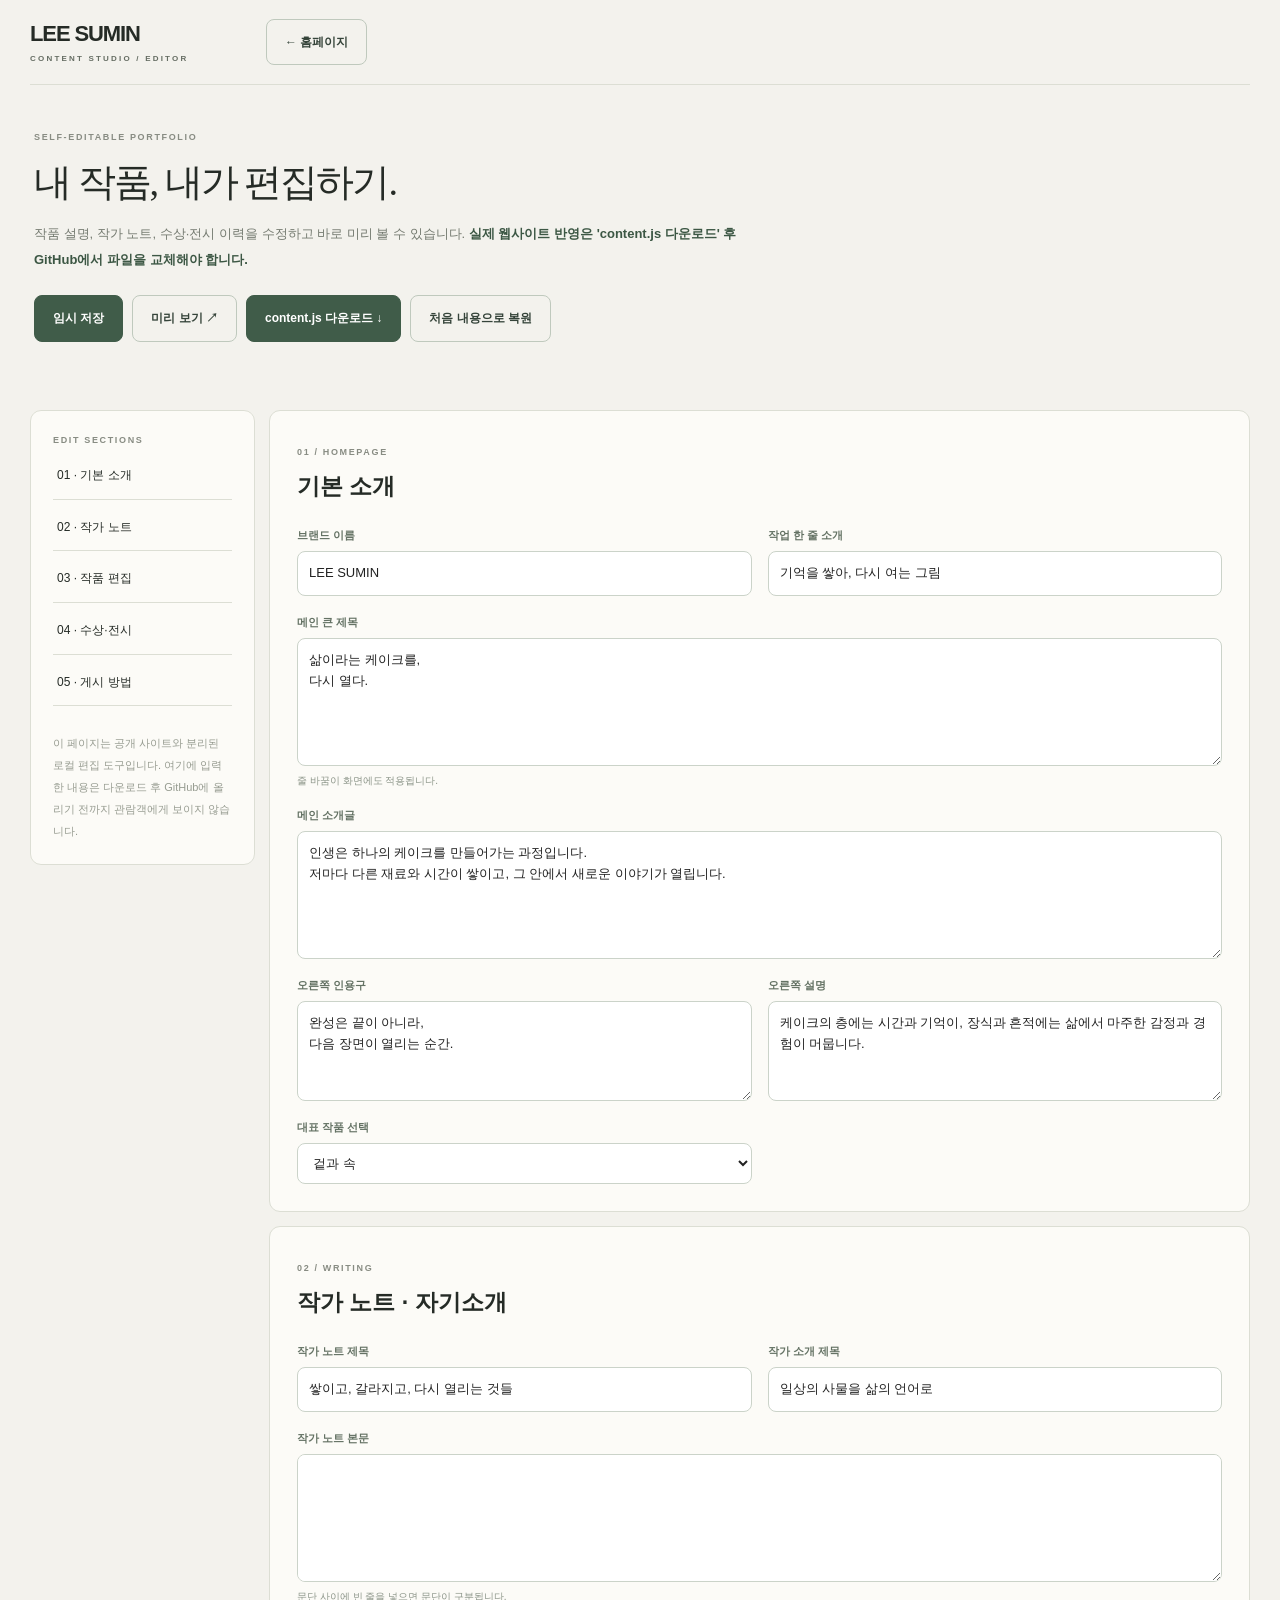
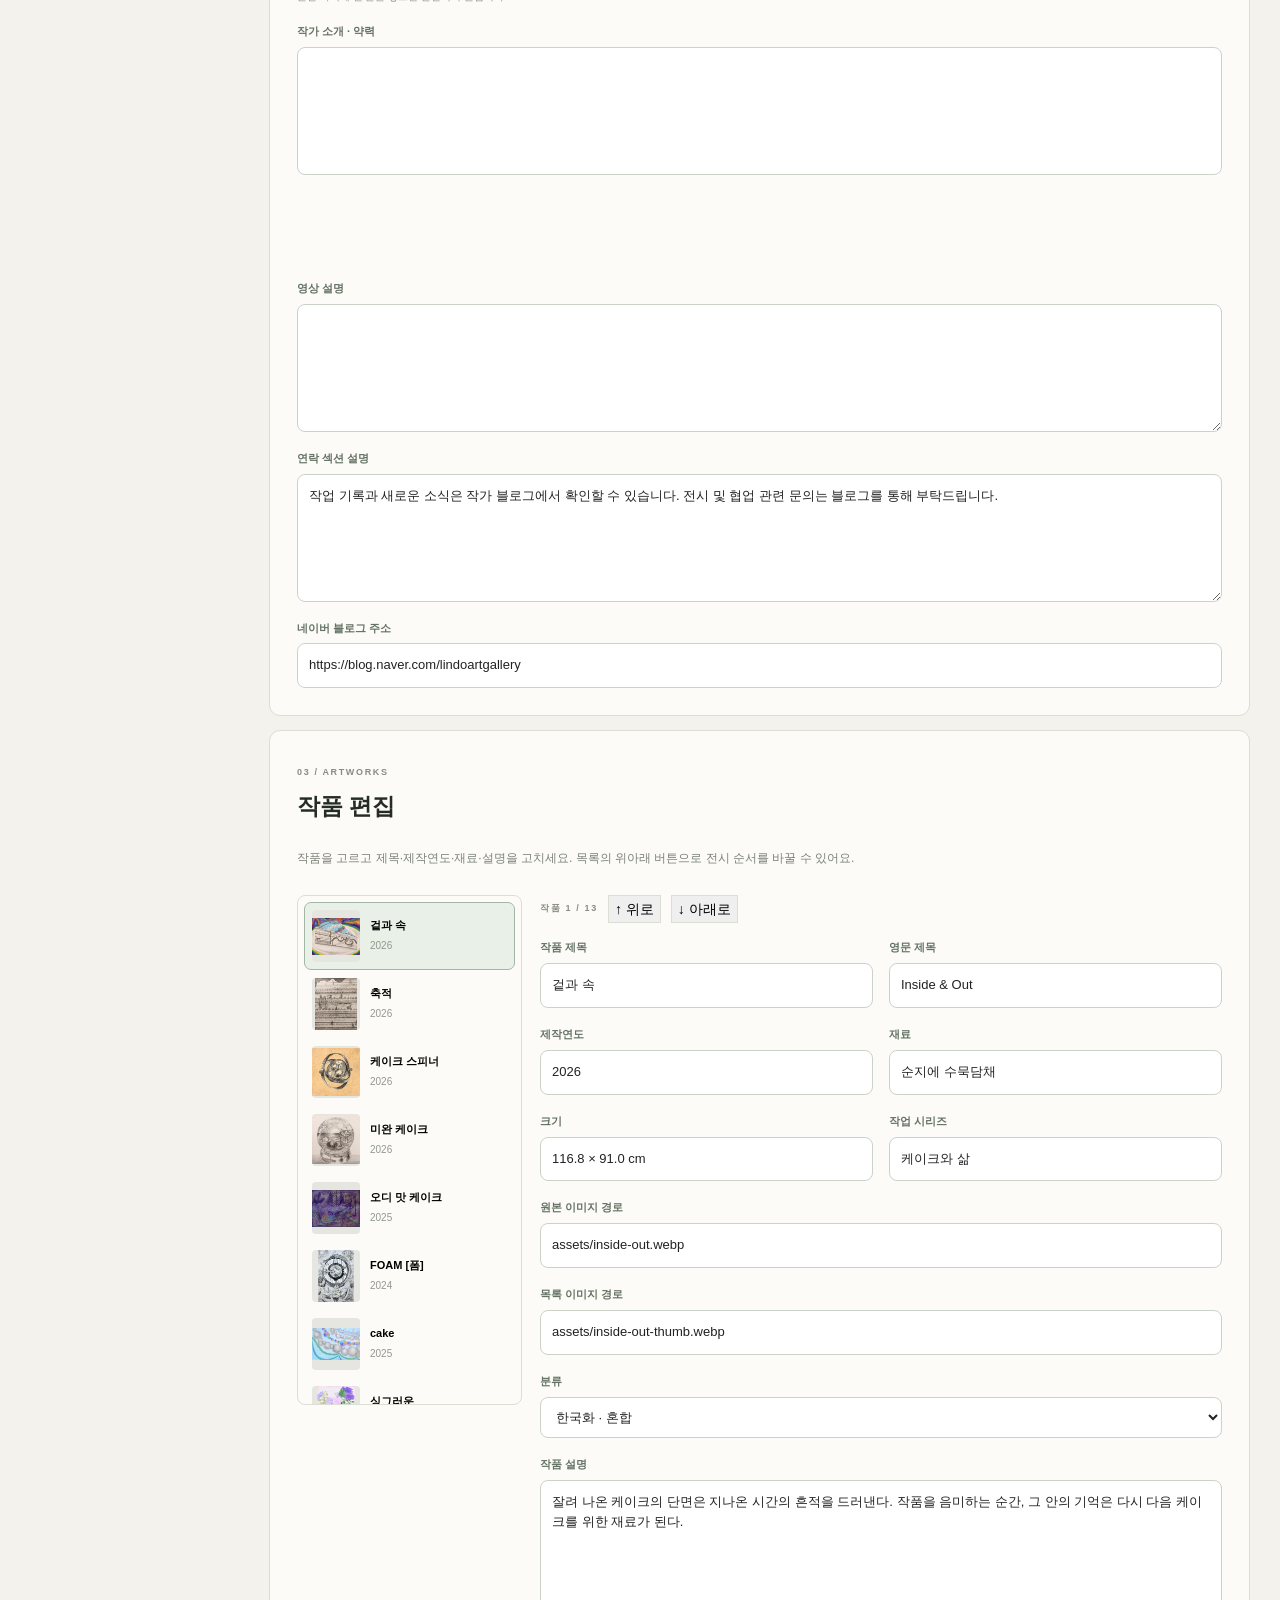
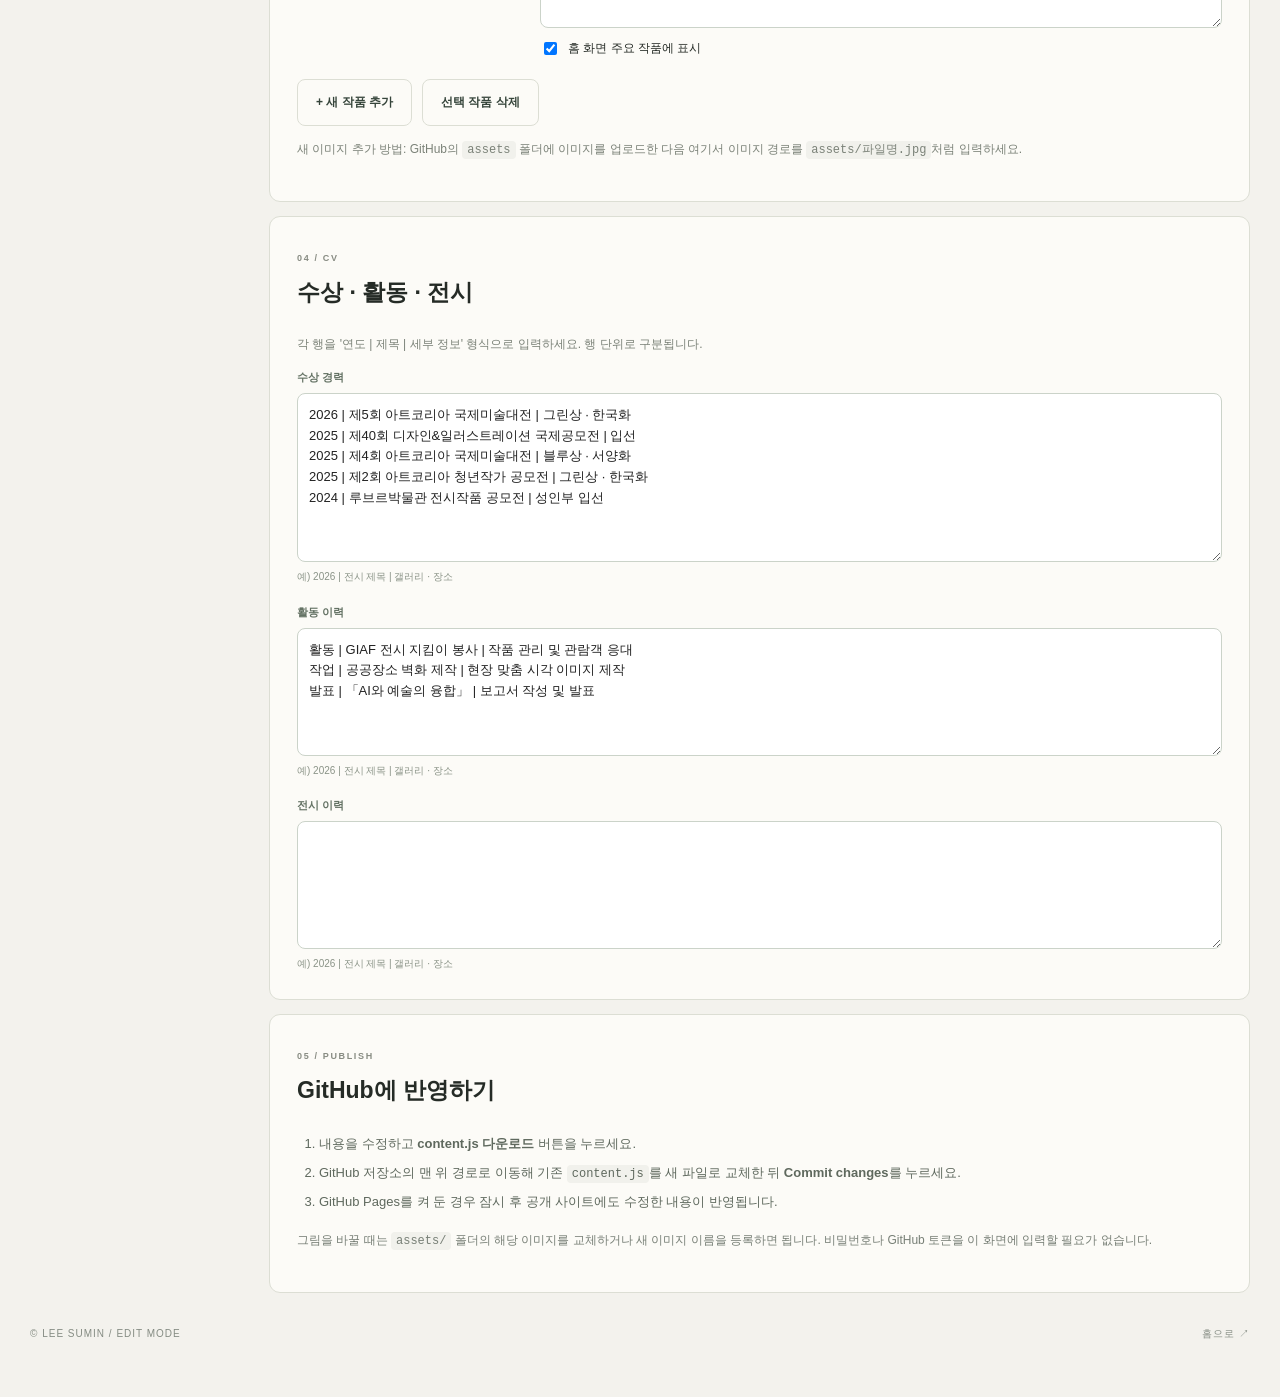
<file: LEE_SUMIN_Portfolio_With_Journal/studio.html>
<!doctype html><html lang="ko"><head><meta charset="utf-8"><meta name="viewport" content="width=device-width,initial-scale=1"><meta name="robots" content="noindex,nofollow"><title>콘텐츠 편집 — LEE SUMIN</title><link rel="stylesheet" href="style.css"><link rel="stylesheet" href="studio.css"><script src="content.js"></script><script defer src="studio.js"></script></head><body><div class="wrapper"><header class="header"><a class="brand" href="index.html"><strong>LEE SUMIN</strong><span>CONTENT STUDIO / EDITOR</span></a><a class="button button-ghost" href="index.html">← 홈페이지</a></header><div class="edit-header"><span class="smallcaps">SELF-EDITABLE PORTFOLIO</span><h1>내 작품, 내가 편집하기.</h1><p>작품 설명, 작가 노트, 수상·전시 이력을 수정하고 바로 미리 볼 수 있습니다. <strong>실제 웹사이트 반영은 'content.js 다운로드' 후 GitHub에서 파일을 교체해야 합니다.</strong></p><div class="studio-toolbar"><button type="button" class="button button-primary" id="save-local">임시 저장</button><button type="button" class="button button-ghost" id="preview">미리 보기 ↗</button><button type="button" class="button button-primary" id="download">content.js 다운로드 ↓</button><button type="button" class="button button-ghost" id="reset">처음 내용으로 복원</button></div><p id="status" role="status" aria-live="polite"></p></div>
<div class="edit-layout"><aside class="edit-sidebar panel"><span class="smallcaps">EDIT SECTIONS</span><a href="#text-section">01 · 기본 소개</a><a href="#notes-section">02 · 작가 노트</a><a href="#artwork-section">03 · 작품 편집</a><a href="#records-section">04 · 수상·전시</a><a href="#deploy-section">05 · 게시 방법</a><div class="side-hint">이 페이지는 공개 사이트와 분리된 로컬 편집 도구입니다. 여기에 입력한 내용은 다운로드 후 GitHub에 올리기 전까지 관람객에게 보이지 않습니다.</div></aside><main class="edit-main">
<section class="panel edit-panel" id="text-section"><span class="smallcaps">01 / HOMEPAGE</span><h2>기본 소개</h2><div id="general-form" class="field-grid"></div></section>
<section class="panel edit-panel" id="notes-section"><span class="smallcaps">02 / WRITING</span><h2>작가 노트 · 자기소개</h2><div id="writing-form" class="field-grid"></div></section>
<section class="panel edit-panel" id="artwork-section"><span class="smallcaps">03 / ARTWORKS</span><h2>작품 편집</h2><p class="muted">작품을 고르고 제목·제작연도·재료·설명을 고치세요. 목록의 위아래 버튼으로 전시 순서를 바꿀 수 있어요.</p><div class="work-editor-layout"><div id="work-list"></div><div id="work-fields" class="work-fields"></div></div><div class="work-actions"><button type="button" id="add-work" class="button button-ghost">+ 새 작품 추가</button><button type="button" id="remove-work" class="button button-ghost">선택 작품 삭제</button></div><p class="muted">새 이미지 추가 방법: GitHub의 <code>assets</code> 폴더에 이미지를 업로드한 다음 여기서 이미지 경로를 <code>assets/파일명.jpg</code>처럼 입력하세요.</p></section>
<section class="panel edit-panel" id="records-section"><span class="smallcaps">04 / CV</span><h2>수상 · 활동 · 전시</h2><p class="muted">각 행을 '연도 | 제목 | 세부 정보' 형식으로 입력하세요. 행 단위로 구분됩니다.</p><div id="records-form" class="field-grid"></div></section>
<section class="panel edit-panel" id="deploy-section"><span class="smallcaps">05 / PUBLISH</span><h2>GitHub에 반영하기</h2><ol><li>내용을 수정하고 <strong>content.js 다운로드</strong> 버튼을 누르세요.</li><li>GitHub 저장소의 맨 위 경로로 이동해 기존 <code>content.js</code>를 새 파일로 교체한 뒤 <strong>Commit changes</strong>를 누르세요.</li><li>GitHub Pages를 켜 둔 경우 잠시 후 공개 사이트에도 수정한 내용이 반영됩니다.</li></ol><p>그림을 바꿀 때는 <code>assets/</code> 폴더의 해당 이미지를 교체하거나 새 이미지 이름을 등록하면 됩니다. 비밀번호나 GitHub 토큰을 이 화면에 입력할 필요가 없습니다.</p></section>
</main></div><footer class="footer"><span>© LEE SUMIN / EDIT MODE</span><a href="index.html">홈으로 ↗</a></footer></div></body></html>
</file>
<file: style.css>
:root{--bg:#f3f2ed;--paper:#fcfbf7;--edge:#dcded4;--text:#252b26;--muted:#747970;--accent:#405c49;--warm:#eeece4;--radius:11px;--serif:'Noto Serif KR',Georgia,serif;--sans:'DM Sans','Noto Sans KR',sans-serif}
*{box-sizing:border-box}html{scroll-behavior:smooth}body{margin:0;background:var(--bg);color:var(--text);font-family:var(--sans);font-size:14px;line-height:1.72;-webkit-font-smoothing:antialiased}button,select,input,textarea{font:inherit}button{cursor:pointer}a{color:inherit;text-decoration:none}img{display:block;max-width:100%}button:focus-visible,a:focus-visible,input:focus-visible,select:focus-visible,textarea:focus-visible{outline:3px solid #9ab3a0;outline-offset:3px}::selection{background:#cadbce}.skip{position:absolute;left:0;top:-100px;background:white;padding:10px;z-index:1000}.skip:focus{top:0}.wrapper{max-width:1470px;margin:0 auto;padding:0 30px 24px}.panel{background:var(--paper);border:1px solid var(--edge);border-radius:var(--radius);min-width:0;overflow:hidden}.header{min-height:85px;display:flex;align-items:center;gap:26px;border-bottom:1px solid var(--edge)}.brand{display:flex;flex-direction:column;min-width:210px;line-height:1.3}.brand strong{font-size:22px;letter-spacing:-1.1px;font-weight:700}.brand span{font-size:8px;letter-spacing:2.2px;color:#656d63;margin-top:6px;font-weight:700}.header nav{margin-left:auto;display:flex;gap:28px;align-items:center;font-size:12px}.header nav a{color:#525950;white-space:nowrap;transition:color .2s}.header nav a:hover{color:var(--accent)}.meta-pill{border:1px solid #d4d8d1;border-radius:30px;padding:7px 13px;color:var(--muted);font-size:9px;letter-spacing:1px;white-space:nowrap}.mobile-menu{display:none}.section-cap{display:flex;justify-content:space-between;color:#7a8077;font-size:10px;letter-spacing:2px;padding:23px 1px 15px}.smallcaps{color:#888c83;font-size:9px;font-weight:700;letter-spacing:1.65px}.kicker{font-weight:600;font-size:12px;letter-spacing:.01em;color:var(--accent)}.hero{display:grid;grid-template-columns:1.08fr 1.32fr .83fr;gap:13px;min-height:420px}.hero-writing{padding:38px 32px;display:flex;flex-direction:column;justify-content:space-between}.hero-writing .kicker{margin:0 0 22px}.hero-writing h1{font:500 clamp(29px,3.2vw,49px)/1.45 var(--serif);letter-spacing:-2.7px;white-space:pre-line;word-break:keep-all;margin:0}.hero-text{font-size:13px;line-height:2;color:#73796e;white-space:pre-line;margin-top:20px}.hero-buttons{display:flex;gap:9px;flex-wrap:wrap;margin-top:25px}.button{border-radius:8px;padding:12px 18px;font-size:12px;display:inline-flex;gap:20px;align-items:center;justify-content:space-between;min-height:42px;font-weight:600;transition:background .2s,transform .2s,border .2s}.button:hover{transform:translateY(-2px)}.button-primary{color:#fff;background:var(--accent);border:1px solid var(--accent)}.button-primary:hover{background:#283e30}.button-ghost{border:1px solid #bfc9bd;color:#35443a;background:transparent}.hero-gallery{position:relative;background:#e7e8df;display:flex;align-items:center;justify-content:center}.hero-gallery>img{height:100%;width:100%;object-fit:contain;padding:18px 18px 66px}.hero-art-label{position:absolute;left:0;right:0;bottom:0;min-height:63px;background:#fcfbf7e8;border-top:1px solid #d9ded9;padding:10px 18px;display:grid;grid-template-columns:1fr auto;column-gap:8px;align-items:center}.hero-art-label .smallcaps{grid-column:1/-1}.hero-art-label strong{font-size:13px}.hero-art-label>span:last-child{font-size:10px;color:#777}.hero-side{padding:29px 27px;display:flex;flex-direction:column;position:relative}.hero-side blockquote{font:500 clamp(17px,1.65vw,23px)/1.75 var(--serif);letter-spacing:-1px;white-space:pre-line;margin:30px 0 15px;word-break:keep-all}.hero-side p{color:var(--muted);font-size:12px;line-height:2;word-break:keep-all}.rule{height:1px;background:#bfc5bc;width:35px;margin:13px 0}.signature{font-family:var(--serif);color:#656f62;align-self:flex-end;margin-top:auto}.side-number{position:absolute;right:25px;bottom:7px;color:#e7eae4;font-size:55px;font-family:Georgia,serif;z-index:0;pointer-events:none}.signature{z-index:1}.section{padding:23px 24px}.section-heading{display:flex;align-items:flex-start;justify-content:space-between;gap:18px;padding-bottom:18px;margin-bottom:18px;border-bottom:1px solid var(--edge)}.section-heading h2{font-size:18px;font-weight:600;margin:6px 0 0;letter-spacing:-.6px}.h-en{font-size:10px;color:#99a096;font-weight:600;letter-spacing:1.5px;margin-left:6px}.text-link{font-size:11px;white-space:nowrap;color:#5e735f;align-self:flex-end}.featured-section{margin-top:13px}.featured-grid{display:grid;grid-template-columns:repeat(4,minmax(0,1fr));gap:12px}.featured-card,.art-card{border:1px solid var(--edge);background:#fffefa;border-radius:9px;padding:8px;text-align:left;min-width:0;display:block;width:100%;color:var(--text);transition:box-shadow .2s,transform .2s}.featured-card:hover,.art-card:hover{transform:translateY(-3px);box-shadow:0 9px 28px #2d383015}.featured-image,.art-image{background:#eaeae5;border-radius:5px;overflow:hidden;display:flex;align-items:center;justify-content:center}.featured-image{height:222px}.art-image{height:240px}.featured-image img,.art-image img{object-fit:contain;width:100%;height:100%;transition:transform .35s;padding:8px}.featured-card:hover img,.art-card:hover img{transform:scale(1.045)}.art-caption{display:flex;flex-direction:column;padding:11px 6px 7px;min-height:78px}.art-title{font-weight:700;line-height:1.45;display:flex;justify-content:space-between;align-items:center;gap:10px}.art-title span{color:#698071;font-size:15px;font-weight:500}.art-caption small{font-size:11px;color:#858a82;margin-top:4px;line-height:1.45}.story-layout{display:grid;grid-template-columns:1.7fr .75fr;gap:13px;margin-top:13px}.story-panel{padding:24px 27px;display:flex;flex-direction:column}.story-panel h3{font:500 clamp(19px,2vw,26px)/1.55 var(--serif);letter-spacing:-1.3px;margin:9px 0 25px}.prose{color:#575f56;font-size:13px;line-height:2.2;word-break:keep-all}.prose p{margin:0 0 14px}.statement-bottom{margin-top:auto;border-top:1px solid var(--edge);padding-top:18px;display:flex;justify-content:space-between;color:#8e948b;font-size:10px;letter-spacing:.5px}.statement-bottom a{color:var(--accent)}.idea-panel{padding:23px;display:flex;flex-direction:column}.idea-art{background:#e7e6df;border-radius:8px;margin-top:22px;height:260px;display:flex;align-items:center;justify-content:center}.idea-art img{object-fit:contain;width:100%;height:100%;padding:12px}.idea-copy{margin-top:auto;padding-top:17px}.idea-copy strong{font:500 18px var(--serif)}.idea-copy p{font-size:12px;line-height:1.9;color:var(--muted)}.archive{margin-top:13px}.archive .section-heading{margin-bottom:18px}.archive .section-heading h2{font-size:23px}.hint{color:#858982;font-size:11px;margin:10px 0 0}.count{font-size:10px;color:#949a90;letter-spacing:1px;white-space:nowrap;padding-top:21px}.count strong{font-size:18px;color:var(--accent);font-weight:600}.filter-row{display:flex;align-items:center;gap:8px;flex-wrap:wrap;margin-bottom:23px}.filter{background:transparent;border:1px solid #d1d6ce;color:#6e786d;padding:8px 15px;font-size:11px;border-radius:25px;transition:.2s}.filter.selected{background:var(--accent);color:white;border-color:var(--accent)}.filter:hover:not(.selected){background:#e7eee6}.filter-spacer{flex:1}#year-filter{font-size:11px;color:#49544a;border:1px solid #d1d6ce;border-radius:25px;padding:8px 15px;background:#fdfcf9;cursor:pointer}.archive-grid{display:grid;grid-template-columns:repeat(4,minmax(0,1fr));gap:13px}.art-card{padding:9px}.art-card .art-caption{min-height:97px}.art-dims{color:#acb1a9!important}.film-layout{display:grid;grid-template-columns:.75fr 1.45fr;gap:13px;margin-top:13px}.film-copy{min-height:325px;padding:25px;display:flex;flex-direction:column;justify-content:space-between}.film-copy h2{font:500 clamp(20px,2vw,29px)/1.4 var(--serif);margin:12px 0 3px;letter-spacing:-1px}.film-copy h3{font-size:15px;font-weight:600;margin:3px 0 14px}.film-copy p{max-width:360px;font-size:13px;line-height:2;color:var(--muted)}.film-line{border-top:1px solid var(--edge);padding-top:12px;display:flex;justify-content:space-between;font-size:10px;letter-spacing:1px;color:var(--muted)}.film-line strong{color:var(--accent)}.film-screen{padding:12px;display:flex;align-items:center;justify-content:center;background:#e8e6e0}.film-screen video{width:100%;max-height:410px;display:block;border-radius:5px;background:#000;aspect-ratio:16/9}.credentials{display:grid;grid-template-columns:1fr 1fr;gap:13px;margin-top:13px}.about h3{font:500 23px var(--serif);letter-spacing:-1px}.about-sign{margin-top:45px;padding-top:17px;border-top:1px solid var(--edge)}.list-rows{display:flex;flex-direction:column}.list-entry{display:grid;grid-template-columns:65px 1fr;gap:10px;align-items:start;border-bottom:1px solid #e2e3dc;padding:13px 1px}.list-entry:first-child{padding-top:3px}.list-entry:last-child{border-bottom:0}.list-entry time{font-size:11px;color:#788476}.list-entry strong{display:block;font-size:12px;font-weight:600;line-height:1.65}.list-entry small{display:block;font-size:11px;color:#8b9089;margin-top:3px}.empty-record{padding:20px 0;color:#878c85;font-size:12px}.empty-record small{font-size:10px}.lower-layout{display:grid;grid-template-columns:1fr 1fr;gap:13px;margin-top:13px}.contact{margin-top:13px;padding:32px 35px;display:grid;grid-template-columns:1fr .76fr;gap:30px;align-items:center;background:#eef0e9}.contact h2{font:500 clamp(20px,2.7vw,34px)/1.6 var(--serif);letter-spacing:-1.5px;margin:12px 0}.contact-action p{color:#70796e;font-size:12px;line-height:1.9;margin:0 0 18px}.footer{display:flex;align-items:center;justify-content:space-between;gap:16px;min-height:82px;color:#858c83;font-size:10px;letter-spacing:1px}.footer a:hover{text-decoration:underline}.art-modal{border:0;padding:0;max-width:min(1090px,94vw);width:100%;max-height:90vh;background:var(--paper);border-radius:15px;box-shadow:0 35px 90px #0c1b1390;color:var(--text)}.art-modal::backdrop{background:#111b13b5;backdrop-filter:blur(7px)}.modal-layout{display:grid;grid-template-columns:1.3fr .85fr;min-height:560px;max-height:90vh}.modal-media{background:#edede9;display:flex;flex-direction:column;align-items:center;justify-content:center;padding:20px;min-width:0}.modal-media img{object-fit:contain;max-height:70vh;height:100%;width:100%;min-height:0}.modal-media small{padding-top:12px;color:#90968c;font-size:9px;letter-spacing:1px}.modal-data{padding:28px 30px;overflow:auto;display:flex;flex-direction:column}.modal-top{display:flex;justify-content:space-between;align-items:center}.modal-top button{border:1px solid var(--edge);background:none;border-radius:50%;height:36px;width:36px}.modal-data .kicker{margin-top:55px;font-size:11px}.modal-data h2{font:500 30px var(--serif);margin:5px 0;line-height:1.5}.modal-english{color:#9a9f98;margin:0 0 27px;font-size:12px}.modal-data dl{margin:0;border-top:1px solid var(--edge);border-bottom:1px solid var(--edge)}.modal-data dl>div{padding:11px 0;display:grid;grid-template-columns:85px 1fr;gap:12px}.modal-data dt{font-size:10px;color:#8b9588;letter-spacing:1px}.modal-data dd{font-size:12px;margin:0}.modal-description{line-height:2.1;color:#6c766b;font-size:13px;flex:1;padding:20px 0}.modal-nav{border-top:1px solid var(--edge);display:flex;justify-content:space-between;padding-top:18px}.modal-nav button{border:0;background:transparent;color:var(--accent);font-size:12px;cursor:pointer}
@media(max-width:1140px){.wrapper{padding:0 20px 20px}.hero{grid-template-columns:1fr 1.15fr}.hero-side{grid-column:1/-1;min-height:175px}.hero-side blockquote{margin:12px 0;font-size:20px}.hero-side .signature{margin-top:10px}.featured-image{height:180px}.art-image{height:200px}.story-layout{grid-template-columns:1.5fr .8fr}}
@media(max-width:780px){.wrapper{padding:0 13px 18px}.header{min-height:75px}.header .meta-pill{display:none}.mobile-menu{display:block;margin-left:auto;border:1px solid var(--edge);border-radius:7px;background:var(--paper);width:40px;height:40px}.header nav{display:none;position:absolute;z-index:12;left:13px;right:13px;top:70px;background:var(--paper);padding:15px;border:1px solid var(--edge);border-radius:11px;box-shadow:0 12px 28px #27311f26;flex-direction:column;align-items:stretch;gap:0}.header nav.menu-open{display:flex}.header nav a{padding:10px 6px;border-bottom:1px solid var(--edge)}.section-cap{font-size:8px}.section-cap span:last-child{display:none}.hero{grid-template-columns:1fr;min-height:0}.hero-writing{min-height:320px;padding:28px 24px}.hero-writing h1{font-size:36px}.hero-gallery{height:420px}.hero-side{grid-column:1;min-height:255px}.featured-grid{grid-template-columns:repeat(2,minmax(0,1fr))}.featured-image{height:210px}.story-layout,.credentials,.lower-layout,.film-layout,.contact{grid-template-columns:1fr}.idea-panel{display:grid;grid-template-columns:1fr 1fr;gap:20px}.idea-art{margin:0;height:245px}.idea-copy{margin-top:auto}.archive-grid{grid-template-columns:repeat(2,minmax(0,1fr))}.art-image{height:235px}.film-copy{min-height:260px}.contact{padding:26px 25px}.footer{flex-wrap:wrap;padding:25px 0;min-height:0}.modal-layout{grid-template-columns:1fr;min-height:0;max-height:90vh;overflow-y:auto}.modal-media{height:400px}.modal-media img{max-height:360px}.modal-data{overflow:visible}.modal-data .kicker{margin-top:25px}}
@media(max-width:480px){.brand strong{font-size:19px}.hero-writing h1{font-size:31px}.hero-gallery{height:330px}.section{padding:19px 14px}.section-heading h2{font-size:17px}.h-en{display:none}.featured-grid,.archive-grid{gap:9px}.featured-card,.art-card{padding:6px}.featured-image{height:160px}.art-image{height:185px}.art-caption{padding:8px 3px 4px}.art-title{font-size:12px}.art-caption small{font-size:10px}.idea-panel{grid-template-columns:1fr}.idea-art{height:255px}.contact h2{font-size:25px}.modal-media{height:290px}.modal-data{padding:22px}.modal-data h2{font-size:25px}.footer>span:nth-child(2){display:none}}
@media(prefers-reduced-motion:reduce){html{scroll-behavior:auto}*,*::before,*::after{transition:none!important}}

/* Editorial expansion: a quiet, image-first passage between introduction and archive */
.editorial-intro{margin-top:13px;display:grid;grid-template-columns:.88fr 1.45fr;gap:13px;min-height:376px}
.editorial-title{background:#e9ece5;border:1px solid var(--edge);border-radius:var(--radius);padding:34px 36px;display:flex;flex-direction:column;align-items:flex-start;justify-content:center}
.editorial-title h2{font:500 clamp(25px,2.6vw,39px)/1.65 var(--serif);letter-spacing:-1.7px;margin:17px 0}
.editorial-title h2 em{font-style:normal;color:#52715a}
.editorial-title p{font-size:12px;line-height:2.1;color:#687267;max-width:380px;word-break:keep-all;margin:0 0 25px}
.editorial-images{display:grid;grid-template-columns:1.15fr .85fr;gap:13px;min-width:0}
.editorial-images figure{background:#e7e6df;border:1px solid var(--edge);border-radius:var(--radius);margin:0;min-width:0;overflow:hidden;position:relative;display:flex;align-items:center;justify-content:center;padding:12px 12px 40px}
.editorial-images figure img{width:100%;height:330px;object-fit:contain;transition:transform .4s}
.editorial-images figure:hover img{transform:scale(1.035)}
.editorial-images figcaption{position:absolute;bottom:10px;left:17px;color:#687366;font-size:9px;letter-spacing:1.5px}
@media(max-width:780px){.editorial-intro{grid-template-columns:1fr}.editorial-title{padding:28px 24px}.editorial-images figure img{height:270px}}
@media(max-width:480px){.editorial-images{gap:9px}.editorial-images figure img{height:205px}.editorial-images figure{padding:8px 8px 36px}.editorial-images figcaption{font-size:7px;letter-spacing:.4px;left:8px}.editorial-title h2{font-size:28px}}

.journal{margin-top:13px}.journal-grid{display:grid;grid-template-columns:repeat(3,minmax(0,1fr));gap:10px;margin-top:18px}.journal-entry{min-height:105px;border:1px solid var(--edge);background:#f5f5ef;border-radius:9px;padding:17px;display:flex;flex-direction:column;justify-content:space-between;transition:background .2s,border .2s}.journal-entry:hover{background:#e6ebe2;border-color:#a4b6a4}.journal-entry span{color:#858d81;font-size:10px;letter-spacing:.4px}.journal-entry span:last-child{align-self:flex-end;color:var(--accent)}.journal-entry strong{font:500 17px var(--serif)}@media(max-width:780px){.journal-grid{grid-template-columns:repeat(2,minmax(0,1fr))}}@media(max-width:480px){.journal-grid{grid-template-columns:1fr}.journal-entry{min-height:90px}}

/* EDITORIAL EXHIBITION ARCHIVE — full-frame exhibition documentation */
.exhibit-section{margin-top:15px;display:grid;gap:13px;scroll-margin-top:88px}
.exhibit-main{padding:29px 30px 18px;overflow:hidden;background:#f7f7f2}
.exhibit-heading{border-bottom:1px solid var(--edge);padding-bottom:14px;margin-bottom:20px}
.exhibit-heading h2{font:500 clamp(24px,2.5vw,31px) var(--serif);margin-top:6px}
.exhibit-stamp{font-size:10px;color:#859184;letter-spacing:2px}
.exhibit-intro{display:grid;grid-template-columns:1fr .75fr;align-items:end;gap:34px;margin:0 0 24px}
.exhibit-intro .exhibit-year{display:block;font-size:11px;letter-spacing:2px;color:#7d9180;margin-bottom:7px}
.exhibit-intro h3{font:500 clamp(27px,3.15vw,44px)/1.22 var(--serif);letter-spacing:-1.4px;margin:0 0 15px}
.exhibit-venue{font-size:10px;letter-spacing:1.4px;line-height:1.9;color:var(--accent)}
.exhibit-venue span{margin-left:10px}
.exhibit-intro p{font-size:13px;line-height:2.1;color:#70766c;max-width:440px;margin:0;padding-bottom:4px;word-break:keep-all}
.exhibit-mosaic{display:grid;grid-template-columns:1.45fr 1fr 1fr;gap:11px}
.exhibit-photo-feature,.exhibit-photo-card{cursor:zoom-in;text-align:left;border:1px solid #d9ddd4;border-radius:10px;display:block;overflow:hidden;min-width:0;padding:0;background:#fff;color:var(--text);transition:transform .25s,border-color .25s,box-shadow .25s}
.exhibit-photo-feature:hover,.exhibit-photo-card:hover{transform:translateY(-3px);border-color:#9bad9c;box-shadow:0 10px 28px #43524616}
.exhibit-photo-feature img{display:block;width:100%;height:270px;object-fit:cover;background:#e8e8e3}
.exhibit-photo-feature:first-child img{object-position:center}
.exhibit-photo-foot{display:grid;gap:5px;padding:13px 15px 15px}
.exhibit-photo-foot small{color:#849083;font-size:9px;letter-spacing:1.2px;text-transform:uppercase}
.exhibit-photo-foot strong{font-size:12px;font-weight:600;display:flex;justify-content:space-between;gap:10px;line-height:1.55}
.exhibit-photo-foot strong i{font-size:14px;color:#667a69;font-style:normal}
.exhibit-footer{display:flex;align-items:center;justify-content:space-between;gap:14px;margin-top:15px;color:#8b968a;font-size:11px}
.exhibit-archive{background:#f8f8f4}
.exhibit-gallery-grid{display:grid;grid-template-columns:repeat(5,minmax(0,1fr));gap:11px;margin-top:19px}
.exhibit-photo-card img{height:150px;width:100%;object-fit:cover;display:block;background:#edece7}
.exhibit-photo-card .exhibit-photo-foot{padding:12px 10px 14px;min-height:87px}
.exhibit-photo-card .exhibit-photo-foot strong{font-size:11px}
.exhibit-video-section{background:#f5f6f1}
.exhibit-videos{display:grid;grid-template-columns:repeat(2,minmax(0,1fr));gap:14px}
.exhibit-video-card{margin:0;border:1px solid var(--edge);border-radius:10px;padding:12px;background:white}
.exhibit-video-card video{display:block;width:100%;aspect-ratio:16/9;object-fit:contain;background:#111;border-radius:5px}
.exhibit-video-card figcaption{padding:11px 2px 1px;display:flex;gap:6px;flex-direction:column}
.exhibit-video-card figcaption strong{font-size:12px}.exhibit-video-card figcaption span{font-size:11px;color:#8b968a}
.exhibit-modal{width:min(1110px,95vw);max-height:95vh;padding:0;border:0;border-radius:12px;background:#fafaf5;box-shadow:0 32px 90px #0006;color:var(--text)}
.exhibit-modal::backdrop{background:#151c16c9;backdrop-filter:blur(5px)}
.exhibit-lightbox{padding:20px;display:flex;flex-direction:column;max-height:93vh}
.exhibit-lightbox-head,.exhibit-lightbox-foot{display:flex;align-items:center;justify-content:space-between;gap:16px}
.exhibit-lightbox-head strong{display:block;font:500 20px var(--serif);margin-top:5px}
.exhibit-lightbox-head button{background:white;border:1px solid var(--edge);width:38px;height:38px;border-radius:50%;cursor:pointer}
.exhibit-lightbox-photo{flex:1;min-height:0;display:grid;place-items:center;background:#ecece7;border-radius:7px;margin:14px 0;overflow:hidden}
.exhibit-lightbox-photo img{max-width:100%;max-height:min(70vh,760px);object-fit:contain;display:block}
.exhibit-lightbox-foot p{font-size:12px;line-height:1.7;color:#737d73;max-width:70%;margin:0}
.exhibit-lightbox-foot div{display:flex;gap:15px;align-items:center;font-size:11px;color:#858d85}
.exhibit-lightbox-foot button{background:white;border:1px solid var(--edge);padding:7px 12px;border-radius:6px;cursor:pointer}
@media(max-width:900px){.exhibit-mosaic{grid-template-columns:1fr 1fr}.exhibit-mosaic .exhibit-photo-feature:first-child{grid-column:1/-1}.exhibit-photo-feature:first-child img{height:300px}.exhibit-gallery-grid{grid-template-columns:repeat(3,minmax(0,1fr))}}
@media(max-width:650px){.exhibit-main{padding:20px 15px}.exhibit-stamp{display:none}.exhibit-intro{grid-template-columns:1fr;gap:10px}.exhibit-mosaic{gap:9px}.exhibit-photo-feature img{height:160px}.exhibit-mosaic .exhibit-photo-feature:first-child img{height:220px}.exhibit-gallery-grid{grid-template-columns:repeat(2,minmax(0,1fr));gap:9px}.exhibit-photo-card img{height:145px}.exhibit-videos{grid-template-columns:1fr}.exhibit-footer{align-items:start;flex-direction:column}.exhibit-lightbox{padding:12px}.exhibit-lightbox-foot{align-items:flex-start;flex-direction:column}.exhibit-lightbox-foot p{max-width:100%}}
</file>
<file: LEE_SUMIN_Portfolio_With_Journal/style.css>
:root{--bg:#f3f2ed;--paper:#fcfbf7;--edge:#dcded4;--text:#252b26;--muted:#747970;--accent:#405c49;--warm:#eeece4;--radius:11px;--serif:'Noto Serif KR',Georgia,serif;--sans:'DM Sans','Noto Sans KR',sans-serif}
*{box-sizing:border-box}html{scroll-behavior:smooth}body{margin:0;background:var(--bg);color:var(--text);font-family:var(--sans);font-size:14px;line-height:1.72;-webkit-font-smoothing:antialiased}button,select,input,textarea{font:inherit}button{cursor:pointer}a{color:inherit;text-decoration:none}img{display:block;max-width:100%}button:focus-visible,a:focus-visible,input:focus-visible,select:focus-visible,textarea:focus-visible{outline:3px solid #9ab3a0;outline-offset:3px}::selection{background:#cadbce}.skip{position:absolute;left:0;top:-100px;background:white;padding:10px;z-index:1000}.skip:focus{top:0}.wrapper{max-width:1470px;margin:0 auto;padding:0 30px 24px}.panel{background:var(--paper);border:1px solid var(--edge);border-radius:var(--radius);min-width:0;overflow:hidden}.header{min-height:85px;display:flex;align-items:center;gap:26px;border-bottom:1px solid var(--edge)}.brand{display:flex;flex-direction:column;min-width:210px;line-height:1.3}.brand strong{font-size:22px;letter-spacing:-1.1px;font-weight:700}.brand span{font-size:8px;letter-spacing:2.2px;color:#656d63;margin-top:6px;font-weight:700}.header nav{margin-left:auto;display:flex;gap:28px;align-items:center;font-size:12px}.header nav a{color:#525950;white-space:nowrap;transition:color .2s}.header nav a:hover{color:var(--accent)}.meta-pill{border:1px solid #d4d8d1;border-radius:30px;padding:7px 13px;color:var(--muted);font-size:9px;letter-spacing:1px;white-space:nowrap}.mobile-menu{display:none}.section-cap{display:flex;justify-content:space-between;color:#7a8077;font-size:10px;letter-spacing:2px;padding:23px 1px 15px}.smallcaps{color:#888c83;font-size:9px;font-weight:700;letter-spacing:1.65px}.kicker{font-weight:600;font-size:12px;letter-spacing:.01em;color:var(--accent)}.hero{display:grid;grid-template-columns:1.08fr 1.32fr .83fr;gap:13px;min-height:420px}.hero-writing{padding:38px 32px;display:flex;flex-direction:column;justify-content:space-between}.hero-writing .kicker{margin:0 0 22px}.hero-writing h1{font:500 clamp(29px,3.2vw,49px)/1.45 var(--serif);letter-spacing:-2.7px;white-space:pre-line;word-break:keep-all;margin:0}.hero-text{font-size:13px;line-height:2;color:#73796e;white-space:pre-line;margin-top:20px}.hero-buttons{display:flex;gap:9px;flex-wrap:wrap;margin-top:25px}.button{border-radius:8px;padding:12px 18px;font-size:12px;display:inline-flex;gap:20px;align-items:center;justify-content:space-between;min-height:42px;font-weight:600;transition:background .2s,transform .2s,border .2s}.button:hover{transform:translateY(-2px)}.button-primary{color:#fff;background:var(--accent);border:1px solid var(--accent)}.button-primary:hover{background:#283e30}.button-ghost{border:1px solid #bfc9bd;color:#35443a;background:transparent}.hero-gallery{position:relative;background:#e7e8df;display:flex;align-items:center;justify-content:center}.hero-gallery>img{height:100%;width:100%;object-fit:contain;padding:18px 18px 66px}.hero-art-label{position:absolute;left:0;right:0;bottom:0;min-height:63px;background:#fcfbf7e8;border-top:1px solid #d9ded9;padding:10px 18px;display:grid;grid-template-columns:1fr auto;column-gap:8px;align-items:center}.hero-art-label .smallcaps{grid-column:1/-1}.hero-art-label strong{font-size:13px}.hero-art-label>span:last-child{font-size:10px;color:#777}.hero-side{padding:29px 27px;display:flex;flex-direction:column;position:relative}.hero-side blockquote{font:500 clamp(17px,1.65vw,23px)/1.75 var(--serif);letter-spacing:-1px;white-space:pre-line;margin:30px 0 15px;word-break:keep-all}.hero-side p{color:var(--muted);font-size:12px;line-height:2;word-break:keep-all}.rule{height:1px;background:#bfc5bc;width:35px;margin:13px 0}.signature{font-family:var(--serif);color:#656f62;align-self:flex-end;margin-top:auto}.side-number{position:absolute;right:25px;bottom:7px;color:#e7eae4;font-size:55px;font-family:Georgia,serif;z-index:0;pointer-events:none}.signature{z-index:1}.section{padding:23px 24px}.section-heading{display:flex;align-items:flex-start;justify-content:space-between;gap:18px;padding-bottom:18px;margin-bottom:18px;border-bottom:1px solid var(--edge)}.section-heading h2{font-size:18px;font-weight:600;margin:6px 0 0;letter-spacing:-.6px}.h-en{font-size:10px;color:#99a096;font-weight:600;letter-spacing:1.5px;margin-left:6px}.text-link{font-size:11px;white-space:nowrap;color:#5e735f;align-self:flex-end}.featured-section{margin-top:13px}.featured-grid{display:grid;grid-template-columns:repeat(4,minmax(0,1fr));gap:12px}.featured-card,.art-card{border:1px solid var(--edge);background:#fffefa;border-radius:9px;padding:8px;text-align:left;min-width:0;display:block;width:100%;color:var(--text);transition:box-shadow .2s,transform .2s}.featured-card:hover,.art-card:hover{transform:translateY(-3px);box-shadow:0 9px 28px #2d383015}.featured-image,.art-image{background:#eaeae5;border-radius:5px;overflow:hidden;display:flex;align-items:center;justify-content:center}.featured-image{height:222px}.art-image{height:240px}.featured-image img,.art-image img{object-fit:contain;width:100%;height:100%;transition:transform .35s;padding:8px}.featured-card:hover img,.art-card:hover img{transform:scale(1.045)}.art-caption{display:flex;flex-direction:column;padding:11px 6px 7px;min-height:78px}.art-title{font-weight:700;line-height:1.45;display:flex;justify-content:space-between;align-items:center;gap:10px}.art-title span{color:#698071;font-size:15px;font-weight:500}.art-caption small{font-size:11px;color:#858a82;margin-top:4px;line-height:1.45}.story-layout{display:grid;grid-template-columns:1.7fr .75fr;gap:13px;margin-top:13px}.story-panel{padding:24px 27px;display:flex;flex-direction:column}.story-panel h3{font:500 clamp(19px,2vw,26px)/1.55 var(--serif);letter-spacing:-1.3px;margin:9px 0 25px}.prose{color:#575f56;font-size:13px;line-height:2.2;word-break:keep-all}.prose p{margin:0 0 14px}.statement-bottom{margin-top:auto;border-top:1px solid var(--edge);padding-top:18px;display:flex;justify-content:space-between;color:#8e948b;font-size:10px;letter-spacing:.5px}.statement-bottom a{color:var(--accent)}.idea-panel{padding:23px;display:flex;flex-direction:column}.idea-art{background:#e7e6df;border-radius:8px;margin-top:22px;height:260px;display:flex;align-items:center;justify-content:center}.idea-art img{object-fit:contain;width:100%;height:100%;padding:12px}.idea-copy{margin-top:auto;padding-top:17px}.idea-copy strong{font:500 18px var(--serif)}.idea-copy p{font-size:12px;line-height:1.9;color:var(--muted)}.archive{margin-top:13px}.archive .section-heading{margin-bottom:18px}.archive .section-heading h2{font-size:23px}.hint{color:#858982;font-size:11px;margin:10px 0 0}.count{font-size:10px;color:#949a90;letter-spacing:1px;white-space:nowrap;padding-top:21px}.count strong{font-size:18px;color:var(--accent);font-weight:600}.filter-row{display:flex;align-items:center;gap:8px;flex-wrap:wrap;margin-bottom:23px}.filter{background:transparent;border:1px solid #d1d6ce;color:#6e786d;padding:8px 15px;font-size:11px;border-radius:25px;transition:.2s}.filter.selected{background:var(--accent);color:white;border-color:var(--accent)}.filter:hover:not(.selected){background:#e7eee6}.filter-spacer{flex:1}#year-filter{font-size:11px;color:#49544a;border:1px solid #d1d6ce;border-radius:25px;padding:8px 15px;background:#fdfcf9;cursor:pointer}.archive-grid{display:grid;grid-template-columns:repeat(4,minmax(0,1fr));gap:13px}.art-card{padding:9px}.art-card .art-caption{min-height:97px}.art-dims{color:#acb1a9!important}.film-layout{display:grid;grid-template-columns:.75fr 1.45fr;gap:13px;margin-top:13px}.film-copy{min-height:325px;padding:25px;display:flex;flex-direction:column;justify-content:space-between}.film-copy h2{font:500 clamp(20px,2vw,29px)/1.4 var(--serif);margin:12px 0 3px;letter-spacing:-1px}.film-copy h3{font-size:15px;font-weight:600;margin:3px 0 14px}.film-copy p{max-width:360px;font-size:13px;line-height:2;color:var(--muted)}.film-line{border-top:1px solid var(--edge);padding-top:12px;display:flex;justify-content:space-between;font-size:10px;letter-spacing:1px;color:var(--muted)}.film-line strong{color:var(--accent)}.film-screen{padding:12px;display:flex;align-items:center;justify-content:center;background:#e8e6e0}.film-screen video{width:100%;max-height:410px;display:block;border-radius:5px;background:#000;aspect-ratio:16/9}.credentials{display:grid;grid-template-columns:1fr 1fr;gap:13px;margin-top:13px}.about h3{font:500 23px var(--serif);letter-spacing:-1px}.about-sign{margin-top:45px;padding-top:17px;border-top:1px solid var(--edge)}.list-rows{display:flex;flex-direction:column}.list-entry{display:grid;grid-template-columns:65px 1fr;gap:10px;align-items:start;border-bottom:1px solid #e2e3dc;padding:13px 1px}.list-entry:first-child{padding-top:3px}.list-entry:last-child{border-bottom:0}.list-entry time{font-size:11px;color:#788476}.list-entry strong{display:block;font-size:12px;font-weight:600;line-height:1.65}.list-entry small{display:block;font-size:11px;color:#8b9089;margin-top:3px}.empty-record{padding:20px 0;color:#878c85;font-size:12px}.empty-record small{font-size:10px}.lower-layout{display:grid;grid-template-columns:1fr 1fr;gap:13px;margin-top:13px}.contact{margin-top:13px;padding:32px 35px;display:grid;grid-template-columns:1fr .76fr;gap:30px;align-items:center;background:#eef0e9}.contact h2{font:500 clamp(20px,2.7vw,34px)/1.6 var(--serif);letter-spacing:-1.5px;margin:12px 0}.contact-action p{color:#70796e;font-size:12px;line-height:1.9;margin:0 0 18px}.footer{display:flex;align-items:center;justify-content:space-between;gap:16px;min-height:82px;color:#858c83;font-size:10px;letter-spacing:1px}.footer a:hover{text-decoration:underline}.art-modal{border:0;padding:0;max-width:min(1090px,94vw);width:100%;max-height:90vh;background:var(--paper);border-radius:15px;box-shadow:0 35px 90px #0c1b1390;color:var(--text)}.art-modal::backdrop{background:#111b13b5;backdrop-filter:blur(7px)}.modal-layout{display:grid;grid-template-columns:1.3fr .85fr;min-height:560px;max-height:90vh}.modal-media{background:#edede9;display:flex;flex-direction:column;align-items:center;justify-content:center;padding:20px;min-width:0}.modal-media img{object-fit:contain;max-height:70vh;height:100%;width:100%;min-height:0}.modal-media small{padding-top:12px;color:#90968c;font-size:9px;letter-spacing:1px}.modal-data{padding:28px 30px;overflow:auto;display:flex;flex-direction:column}.modal-top{display:flex;justify-content:space-between;align-items:center}.modal-top button{border:1px solid var(--edge);background:none;border-radius:50%;height:36px;width:36px}.modal-data .kicker{margin-top:55px;font-size:11px}.modal-data h2{font:500 30px var(--serif);margin:5px 0;line-height:1.5}.modal-english{color:#9a9f98;margin:0 0 27px;font-size:12px}.modal-data dl{margin:0;border-top:1px solid var(--edge);border-bottom:1px solid var(--edge)}.modal-data dl>div{padding:11px 0;display:grid;grid-template-columns:85px 1fr;gap:12px}.modal-data dt{font-size:10px;color:#8b9588;letter-spacing:1px}.modal-data dd{font-size:12px;margin:0}.modal-description{line-height:2.1;color:#6c766b;font-size:13px;flex:1;padding:20px 0}.modal-nav{border-top:1px solid var(--edge);display:flex;justify-content:space-between;padding-top:18px}.modal-nav button{border:0;background:transparent;color:var(--accent);font-size:12px;cursor:pointer}
@media(max-width:1140px){.wrapper{padding:0 20px 20px}.hero{grid-template-columns:1fr 1.15fr}.hero-side{grid-column:1/-1;min-height:175px}.hero-side blockquote{margin:12px 0;font-size:20px}.hero-side .signature{margin-top:10px}.featured-image{height:180px}.art-image{height:200px}.story-layout{grid-template-columns:1.5fr .8fr}}
@media(max-width:780px){.wrapper{padding:0 13px 18px}.header{min-height:75px}.header .meta-pill{display:none}.mobile-menu{display:block;margin-left:auto;border:1px solid var(--edge);border-radius:7px;background:var(--paper);width:40px;height:40px}.header nav{display:none;position:absolute;z-index:12;left:13px;right:13px;top:70px;background:var(--paper);padding:15px;border:1px solid var(--edge);border-radius:11px;box-shadow:0 12px 28px #27311f26;flex-direction:column;align-items:stretch;gap:0}.header nav.menu-open{display:flex}.header nav a{padding:10px 6px;border-bottom:1px solid var(--edge)}.section-cap{font-size:8px}.section-cap span:last-child{display:none}.hero{grid-template-columns:1fr;min-height:0}.hero-writing{min-height:320px;padding:28px 24px}.hero-writing h1{font-size:36px}.hero-gallery{height:420px}.hero-side{grid-column:1;min-height:255px}.featured-grid{grid-template-columns:repeat(2,minmax(0,1fr))}.featured-image{height:210px}.story-layout,.credentials,.lower-layout,.film-layout,.contact{grid-template-columns:1fr}.idea-panel{display:grid;grid-template-columns:1fr 1fr;gap:20px}.idea-art{margin:0;height:245px}.idea-copy{margin-top:auto}.archive-grid{grid-template-columns:repeat(2,minmax(0,1fr))}.art-image{height:235px}.film-copy{min-height:260px}.contact{padding:26px 25px}.footer{flex-wrap:wrap;padding:25px 0;min-height:0}.modal-layout{grid-template-columns:1fr;min-height:0;max-height:90vh;overflow-y:auto}.modal-media{height:400px}.modal-media img{max-height:360px}.modal-data{overflow:visible}.modal-data .kicker{margin-top:25px}}
@media(max-width:480px){.brand strong{font-size:19px}.hero-writing h1{font-size:31px}.hero-gallery{height:330px}.section{padding:19px 14px}.section-heading h2{font-size:17px}.h-en{display:none}.featured-grid,.archive-grid{gap:9px}.featured-card,.art-card{padding:6px}.featured-image{height:160px}.art-image{height:185px}.art-caption{padding:8px 3px 4px}.art-title{font-size:12px}.art-caption small{font-size:10px}.idea-panel{grid-template-columns:1fr}.idea-art{height:255px}.contact h2{font-size:25px}.modal-media{height:290px}.modal-data{padding:22px}.modal-data h2{font-size:25px}.footer>span:nth-child(2){display:none}}
@media(prefers-reduced-motion:reduce){html{scroll-behavior:auto}*,*::before,*::after{transition:none!important}}

/* Editorial expansion: a quiet, image-first passage between introduction and archive */
.editorial-intro{margin-top:13px;display:grid;grid-template-columns:.88fr 1.45fr;gap:13px;min-height:376px}
.editorial-title{background:#e9ece5;border:1px solid var(--edge);border-radius:var(--radius);padding:34px 36px;display:flex;flex-direction:column;align-items:flex-start;justify-content:center}
.editorial-title h2{font:500 clamp(25px,2.6vw,39px)/1.65 var(--serif);letter-spacing:-1.7px;margin:17px 0}
.editorial-title h2 em{font-style:normal;color:#52715a}
.editorial-title p{font-size:12px;line-height:2.1;color:#687267;max-width:380px;word-break:keep-all;margin:0 0 25px}
.editorial-images{display:grid;grid-template-columns:1.15fr .85fr;gap:13px;min-width:0}
.editorial-images figure{background:#e7e6df;border:1px solid var(--edge);border-radius:var(--radius);margin:0;min-width:0;overflow:hidden;position:relative;display:flex;align-items:center;justify-content:center;padding:12px 12px 40px}
.editorial-images figure img{width:100%;height:330px;object-fit:contain;transition:transform .4s}
.editorial-images figure:hover img{transform:scale(1.035)}
.editorial-images figcaption{position:absolute;bottom:10px;left:17px;color:#687366;font-size:9px;letter-spacing:1.5px}
@media(max-width:780px){.editorial-intro{grid-template-columns:1fr}.editorial-title{padding:28px 24px}.editorial-images figure img{height:270px}}
@media(max-width:480px){.editorial-images{gap:9px}.editorial-images figure img{height:205px}.editorial-images figure{padding:8px 8px 36px}.editorial-images figcaption{font-size:7px;letter-spacing:.4px;left:8px}.editorial-title h2{font-size:28px}}

.journal{margin-top:13px}.journal-grid{display:grid;grid-template-columns:repeat(3,minmax(0,1fr));gap:10px;margin-top:18px}.journal-entry{min-height:105px;border:1px solid var(--edge);background:#f5f5ef;border-radius:9px;padding:17px;display:flex;flex-direction:column;justify-content:space-between;transition:background .2s,border .2s}.journal-entry:hover{background:#e6ebe2;border-color:#a4b6a4}.journal-entry span{color:#858d81;font-size:10px;letter-spacing:.4px}.journal-entry span:last-child{align-self:flex-end;color:var(--accent)}.journal-entry strong{font:500 17px var(--serif)}@media(max-width:780px){.journal-grid{grid-template-columns:repeat(2,minmax(0,1fr))}}@media(max-width:480px){.journal-grid{grid-template-columns:1fr}.journal-entry{min-height:90px}}
</file>
<file: studio.css>
.edit-header{padding:38px 4px 24px}.edit-header h1{font:500 clamp(28px,3vw,44px) var(--serif);margin:10px 0 12px;letter-spacing:-2px}.edit-header>p{font-size:13px;color:#747a70;max-width:730px;line-height:2}.edit-header strong{color:#3c5744}.studio-toolbar{display:flex;gap:9px;flex-wrap:wrap;margin-top:22px}.studio-toolbar .button{cursor:pointer}#status{font-size:12px;min-height:20px;color:#3c6544}.edit-layout{display:grid;grid-template-columns:225px 1fr;gap:14px;align-items:start}.edit-sidebar{padding:22px;position:sticky;top:10px;display:flex;flex-direction:column;gap:4px}.edit-sidebar a{font-size:12px;border-bottom:1px solid var(--edge);padding:13px 4px}.edit-sidebar a:hover{color:var(--accent)}.side-hint{font-size:11px;line-height:2;color:#979c91;margin-top:22px}.edit-main{display:flex;flex-direction:column;gap:14px;min-width:0}.edit-panel{padding:27px}.edit-panel h2{font-size:23px;line-height:1.5;margin:7px 0 23px}.edit-panel .muted{font-size:12px;color:#7b8278;line-height:1.95}.field-grid{display:grid;grid-template-columns:repeat(2,minmax(0,1fr));gap:17px 16px}.edit-field{display:flex;flex-direction:column;gap:6px;min-width:0}.edit-field.wide{grid-column:1/-1}.edit-field label{font-size:11px;font-weight:700;color:#647264}.edit-field input,.edit-field textarea,.edit-field select{border:1px solid #cbd3c9;border-radius:8px;padding:11px;background:#fff;color:#222;width:100%;font-size:13px;outline:none;line-height:1.6}.edit-field textarea{resize:vertical;min-height:100px}.edit-field input:focus,.edit-field textarea:focus,.edit-field select:focus{border-color:#45684e;box-shadow:0 0 0 3px #a7c0a537}.edit-field small{font-size:10px;color:#8a9387}.work-editor-layout{display:grid;grid-template-columns:225px 1fr;gap:18px;margin-top:25px}.work-editor-layout #work-list{border:1px solid var(--edge);border-radius:8px;max-height:510px;overflow:auto;padding:6px}.work-list-item{width:100%;display:flex;align-items:center;gap:10px;text-align:left;border:1px solid transparent;background:transparent;border-radius:7px;padding:7px;font-size:12px}.work-list-item.selected{border-color:#a4b6a5;background:#e8f0e7}.work-list-item img{width:48px;height:52px;object-fit:contain;background:#e5e6df;border-radius:4px}.work-list-item span{flex:1;min-width:0}.work-list-item strong{font-size:11px;display:block}.work-list-item small{color:#92988d}.work-fields{min-width:0}.work-controls{display:flex;gap:10px;align-items:center;margin:0 0 15px}.work-controls button,.work-actions button{border:1px solid var(--edge)}.work-actions{display:flex;gap:10px;flex-wrap:wrap;margin-top:20px}.feature-toggle{display:flex;gap:8px;align-items:center;padding-top:10px;font-size:12px}.feature-toggle input{width:auto}.edit-panel ol{font-size:13px;line-height:2.2;color:#5f695e;padding-left:22px}.edit-panel code{background:#f1f1ec;padding:2px 5px;border-radius:4px;font-size:12px}.edit-panel>p{font-size:12px;line-height:1.9;color:#777f76}@media(max-width:880px){.edit-layout{grid-template-columns:1fr}.edit-sidebar{position:static;flex-direction:row;flex-wrap:wrap;gap:8px}.edit-sidebar a{padding:7px;border:1px solid var(--edge);border-radius:9px}.edit-sidebar>.smallcaps,.side-hint{display:none}}@media(max-width:640px){.field-grid{grid-template-columns:1fr}.work-editor-layout{grid-template-columns:1fr}.work-editor-layout #work-list{max-height:225px}.edit-panel{padding:19px}.edit-header{padding-top:25px}}

/* Exhibition photo editor */
#exhibits-section .exhibit-editor-grid{margin:16px 0}
#exhibits-section .work-list-item img{object-fit:cover}
</file>
<file: LEE_SUMIN_Portfolio_With_Journal/studio.css>
.edit-header{padding:38px 4px 24px}.edit-header h1{font:500 clamp(28px,3vw,44px) var(--serif);margin:10px 0 12px;letter-spacing:-2px}.edit-header>p{font-size:13px;color:#747a70;max-width:730px;line-height:2}.edit-header strong{color:#3c5744}.studio-toolbar{display:flex;gap:9px;flex-wrap:wrap;margin-top:22px}.studio-toolbar .button{cursor:pointer}#status{font-size:12px;min-height:20px;color:#3c6544}.edit-layout{display:grid;grid-template-columns:225px 1fr;gap:14px;align-items:start}.edit-sidebar{padding:22px;position:sticky;top:10px;display:flex;flex-direction:column;gap:4px}.edit-sidebar a{font-size:12px;border-bottom:1px solid var(--edge);padding:13px 4px}.edit-sidebar a:hover{color:var(--accent)}.side-hint{font-size:11px;line-height:2;color:#979c91;margin-top:22px}.edit-main{display:flex;flex-direction:column;gap:14px;min-width:0}.edit-panel{padding:27px}.edit-panel h2{font-size:23px;line-height:1.5;margin:7px 0 23px}.edit-panel .muted{font-size:12px;color:#7b8278;line-height:1.95}.field-grid{display:grid;grid-template-columns:repeat(2,minmax(0,1fr));gap:17px 16px}.edit-field{display:flex;flex-direction:column;gap:6px;min-width:0}.edit-field.wide{grid-column:1/-1}.edit-field label{font-size:11px;font-weight:700;color:#647264}.edit-field input,.edit-field textarea,.edit-field select{border:1px solid #cbd3c9;border-radius:8px;padding:11px;background:#fff;color:#222;width:100%;font-size:13px;outline:none;line-height:1.6}.edit-field textarea{resize:vertical;min-height:100px}.edit-field input:focus,.edit-field textarea:focus,.edit-field select:focus{border-color:#45684e;box-shadow:0 0 0 3px #a7c0a537}.edit-field small{font-size:10px;color:#8a9387}.work-editor-layout{display:grid;grid-template-columns:225px 1fr;gap:18px;margin-top:25px}.work-editor-layout #work-list{border:1px solid var(--edge);border-radius:8px;max-height:510px;overflow:auto;padding:6px}.work-list-item{width:100%;display:flex;align-items:center;gap:10px;text-align:left;border:1px solid transparent;background:transparent;border-radius:7px;padding:7px;font-size:12px}.work-list-item.selected{border-color:#a4b6a5;background:#e8f0e7}.work-list-item img{width:48px;height:52px;object-fit:contain;background:#e5e6df;border-radius:4px}.work-list-item span{flex:1;min-width:0}.work-list-item strong{font-size:11px;display:block}.work-list-item small{color:#92988d}.work-fields{min-width:0}.work-controls{display:flex;gap:10px;align-items:center;margin:0 0 15px}.work-controls button,.work-actions button{border:1px solid var(--edge)}.work-actions{display:flex;gap:10px;flex-wrap:wrap;margin-top:20px}.feature-toggle{display:flex;gap:8px;align-items:center;padding-top:10px;font-size:12px}.feature-toggle input{width:auto}.edit-panel ol{font-size:13px;line-height:2.2;color:#5f695e;padding-left:22px}.edit-panel code{background:#f1f1ec;padding:2px 5px;border-radius:4px;font-size:12px}.edit-panel>p{font-size:12px;line-height:1.9;color:#777f76}@media(max-width:880px){.edit-layout{grid-template-columns:1fr}.edit-sidebar{position:static;flex-direction:row;flex-wrap:wrap;gap:8px}.edit-sidebar a{padding:7px;border:1px solid var(--edge);border-radius:9px}.edit-sidebar>.smallcaps,.side-hint{display:none}}@media(max-width:640px){.field-grid{grid-template-columns:1fr}.work-editor-layout{grid-template-columns:1fr}.work-editor-layout #work-list{max-height:225px}.edit-panel{padding:19px}.edit-header{padding-top:25px}}
</file>
